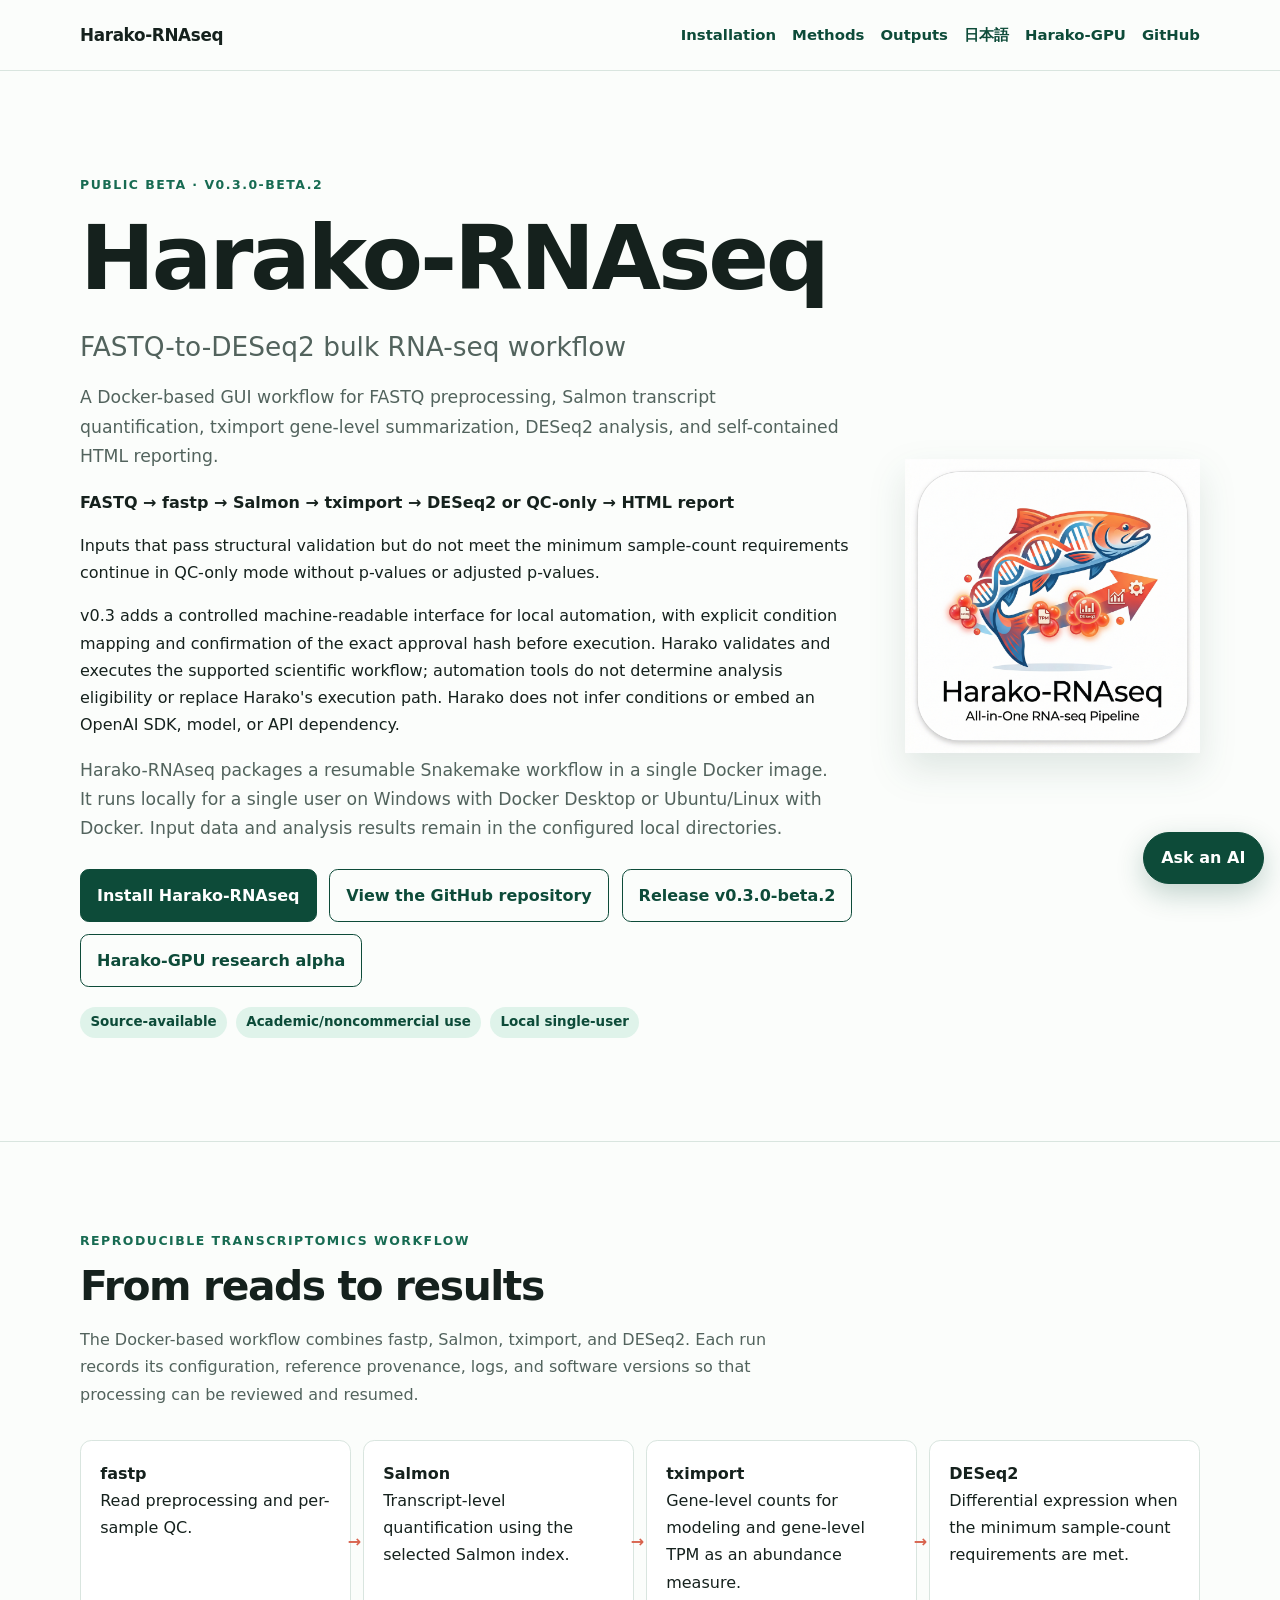
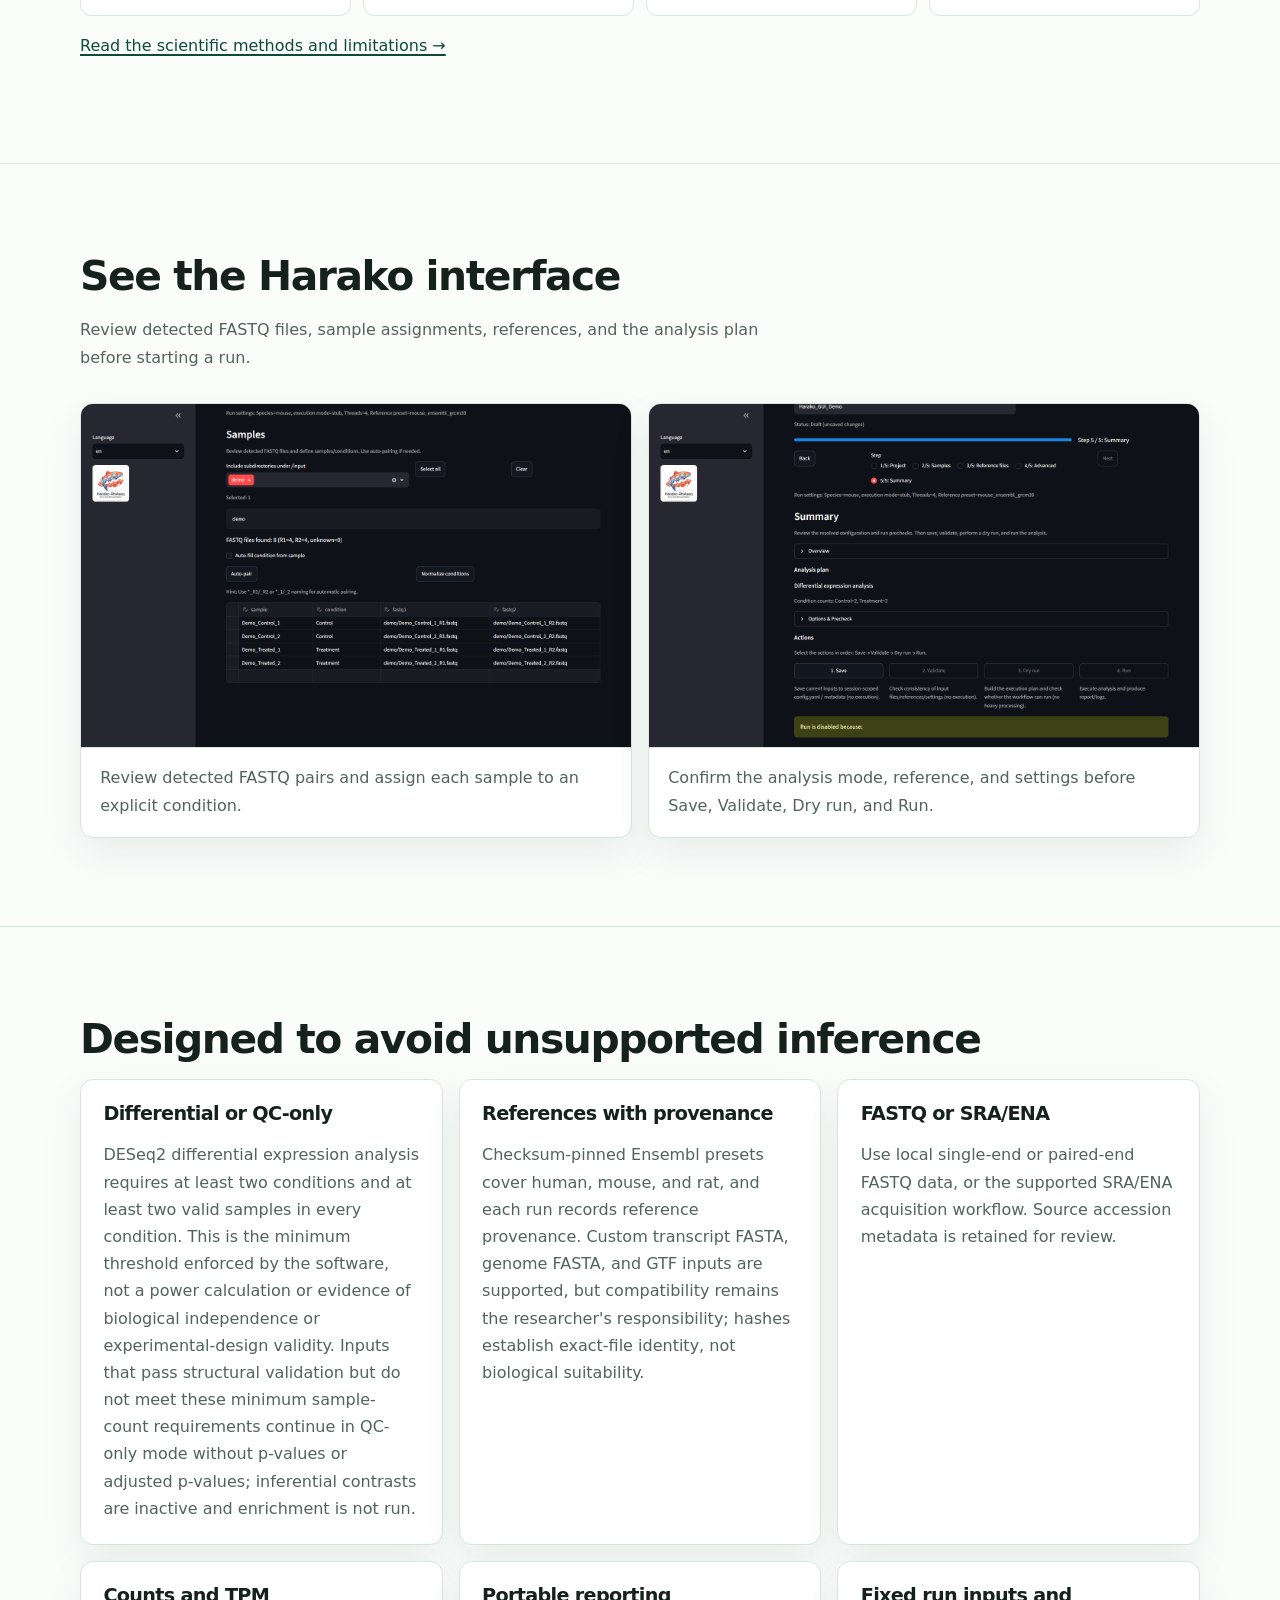
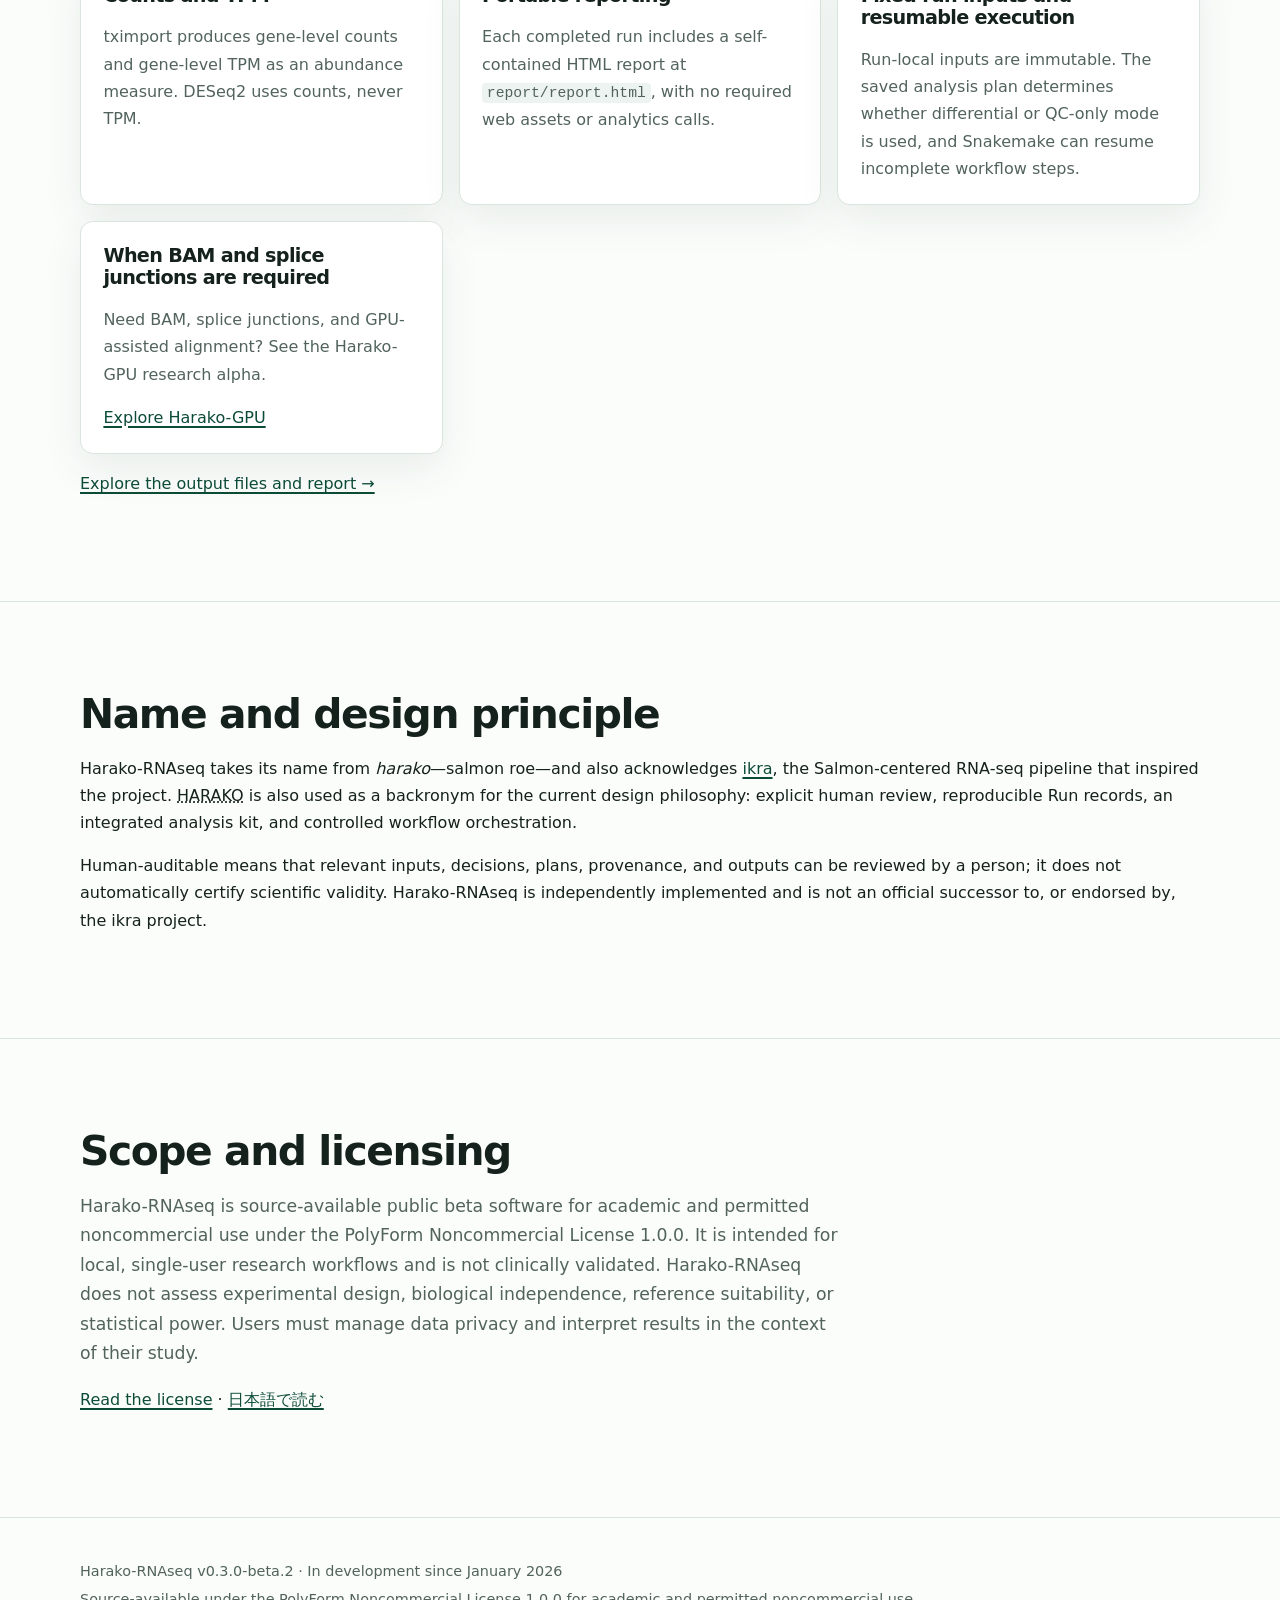
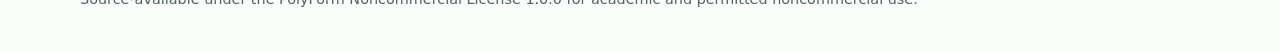
<file: site/index.html>
<!doctype html>
<html lang="en">
<head>
  <meta charset="utf-8">
  <meta name="viewport" content="width=device-width, initial-scale=1">
  <title>Harako-RNAseq | FASTQ-to-DESeq2 Bulk RNA-seq Workflow</title>
  <meta name="description" content="Harako-RNAseq is a Docker-based bulk RNA-seq GUI workflow from FASTQ preprocessing through Salmon, tximport, DESeq2 or QC-only analysis, and self-contained HTML reporting.">
  <link rel="canonical" href="https://do-shima.github.io/harako-rnaseq/">
  <link rel="alternate" hreflang="en" href="https://do-shima.github.io/harako-rnaseq/">
  <link rel="alternate" hreflang="ja" href="https://do-shima.github.io/harako-rnaseq/ja/">
  <link rel="alternate" hreflang="x-default" href="https://do-shima.github.io/harako-rnaseq/">
  <meta property="og:title" content="Harako-RNAseq | FASTQ-to-DESeq2 Bulk RNA-seq Workflow">
  <meta property="og:description" content="Harako-RNAseq is a Docker-based bulk RNA-seq GUI workflow from FASTQ preprocessing through Salmon, tximport, DESeq2 or QC-only analysis, and self-contained HTML reporting.">
  <meta property="og:type" content="website">
  <meta property="og:url" content="https://do-shima.github.io/harako-rnaseq/">
  <meta property="og:image" content="https://do-shima.github.io/harako-rnaseq/assets/harako-logo.png">
  <link rel="stylesheet" href="assets/site.css">
  <script src="assets/ai-consult.js" defer></script>
  <script type="application/ld+json">
  {
    "@context": "https://schema.org",
    "@type": "SoftwareApplication",
    "name": "Harako-RNAseq",
    "alternateName": "Harako RNAseq",
    "softwareVersion": "0.3.0-beta.2",
    "operatingSystem": "Windows and Linux through Docker",
    "applicationSubCategory": "Bioinformatics",
    "description": "Harako-RNAseq is a Docker-based bulk RNA-seq GUI workflow from FASTQ preprocessing through Salmon, tximport, DESeq2 or QC-only analysis, and self-contained HTML reporting.",
    "codeRepository": "https://github.com/do-shima/harako-rnaseq",
    "downloadUrl": "https://github.com/do-shima/harako-rnaseq/releases/tag/v0.3.0-beta.2",
    "license": "https://polyformproject.org/licenses/noncommercial/1.0.0/",
    "author": {"@type": "Person", "name": "Daisuke Ohshima"},
    "isAccessibleForFree": true,
    "offers": {"@type": "Offer", "price": 0, "priceCurrency": "USD"}
  }
  </script>
</head>
<body>
  <a class="skip-link" href="#main">Skip to content</a>
  <header class="site-header">
    <nav class="nav" aria-label="Primary navigation">
      <a class="brand" href="./">Harako-RNAseq</a>
      <div class="nav-links">
        <a href="installation/">Installation</a>
        <a href="methods/">Methods</a>
        <a href="outputs/">Outputs</a>
        <a href="ja/" lang="ja">日本語</a>
        <a href="https://do-shima.github.io/Harako-GPU/">Harako-GPU</a>
        <a href="https://github.com/do-shima/harako-rnaseq">GitHub</a>
      </div>
    </nav>
  </header>

  <main id="main">
    <section class="container hero">
      <div>
        <p class="eyebrow">Public beta · v0.3.0-beta.2</p>
        <h1>Harako-RNAseq</h1>
        <p class="subtitle">FASTQ-to-DESeq2 bulk RNA-seq workflow</p>
        <p class="lede">A Docker-based GUI workflow for FASTQ preprocessing, Salmon transcript quantification, tximport gene-level summarization, DESeq2 analysis, and self-contained HTML reporting.</p>
        <p><strong>FASTQ → fastp → Salmon → tximport → DESeq2 or QC-only → HTML report</strong></p>
        <p>Inputs that pass structural validation but do not meet the minimum sample-count requirements continue in QC-only mode without p-values or adjusted p-values.</p>
        <p>v0.3 adds a controlled machine-readable interface for local automation, with explicit condition mapping and confirmation of the exact approval hash before execution. Harako validates and executes the supported scientific workflow; automation tools do not determine analysis eligibility or replace Harako's execution path. Harako does not infer conditions or embed an OpenAI SDK, model, or API dependency.</p>
        <p class="lede">Harako-RNAseq packages a resumable Snakemake workflow in a single Docker image. It runs locally for a single user on Windows with Docker Desktop or Ubuntu/Linux with Docker. Input data and analysis results remain in the configured local directories.</p>
        <div class="actions">
          <a class="button primary" href="installation/">Install Harako-RNAseq</a>
          <a class="button" href="https://github.com/do-shima/harako-rnaseq">View the GitHub repository</a>
          <a class="button" href="https://github.com/do-shima/harako-rnaseq/releases/tag/v0.3.0-beta.2">Release v0.3.0-beta.2</a>
          <a class="button" href="https://do-shima.github.io/Harako-GPU/">Harako-GPU research alpha</a>
        </div>
        <div class="status" aria-label="Project status">
          <span class="pill">Source-available</span>
          <span class="pill">Academic/noncommercial use</span>
          <span class="pill">Local single-user</span>
        </div>
      </div>
      <img class="hero-logo" src="assets/harako-logo.png" width="640" height="640" alt="Harako-RNAseq salmon and RNA logo">
    </section>

    <section class="section">
      <div class="container">
        <p class="eyebrow">Reproducible transcriptomics workflow</p>
        <h2>From reads to results</h2>
        <p class="section-intro">The Docker-based workflow combines fastp, Salmon, tximport, and DESeq2. Each run records its configuration, reference provenance, logs, and software versions so that processing can be reviewed and resumed.</p>
        <ol class="flow" aria-label="Analysis flow">
          <li><strong>fastp</strong><br>Read preprocessing and per-sample QC.</li>
          <li><strong>Salmon</strong><br>Transcript-level quantification using the selected Salmon index.</li>
          <li><strong>tximport</strong><br>Gene-level counts for modeling and gene-level TPM as an abundance measure.</li>
          <li><strong>DESeq2</strong><br>Differential expression when the minimum sample-count requirements are met.</li>
        </ol>
        <p><a href="methods/">Read the scientific methods and limitations →</a></p>
      </div>
    </section>

    <section class="section">
      <div class="container">
        <h2>See the Harako interface</h2>
        <p class="section-intro">Review detected FASTQ files, sample assignments, references, and the analysis plan before starting a run.</p>
        <div class="screenshot-gallery">
          <figure class="screenshot-card">
            <a href="assets/screenshots/gui-samples-en.webp" aria-label="Open full-size Samples screenshot">
              <img src="assets/screenshots/gui-samples-en.webp" width="1440" height="900" loading="lazy" decoding="async" alt="Harako Samples step showing four paired synthetic samples assigned to explicit Control and Treatment conditions">
            </a>
            <figcaption>Review detected FASTQ pairs and assign each sample to an explicit condition.</figcaption>
          </figure>
          <figure class="screenshot-card">
            <a href="assets/screenshots/gui-summary-en.webp" aria-label="Open full-size Summary screenshot">
              <img src="assets/screenshots/gui-summary-en.webp" width="1440" height="900" loading="lazy" decoding="async" alt="Harako Summary step showing the differential analysis plan, condition counts, mouse GRCm39 preset, and ordered run actions">
            </a>
            <figcaption>Confirm the analysis mode, reference, and settings before Save, Validate, Dry run, and Run.</figcaption>
          </figure>
        </div>
      </div>
    </section>

    <section class="section">
      <div class="container">
        <h2>Designed to avoid unsupported inference</h2>
        <div class="grid">
          <article class="card">
            <h3>Differential or QC-only</h3>
            <p>DESeq2 differential expression analysis requires at least two conditions and at least two valid samples in every condition. This is the minimum threshold enforced by the software, not a power calculation or evidence of biological independence or experimental-design validity. Inputs that pass structural validation but do not meet these minimum sample-count requirements continue in QC-only mode without p-values or adjusted p-values; inferential contrasts are inactive and enrichment is not run.</p>
          </article>
          <article class="card">
            <h3>References with provenance</h3>
            <p>Checksum-pinned Ensembl presets cover human, mouse, and rat, and each run records reference provenance. Custom transcript FASTA, genome FASTA, and GTF inputs are supported, but compatibility remains the researcher's responsibility; hashes establish exact-file identity, not biological suitability.</p>
          </article>
          <article class="card">
            <h3>FASTQ or SRA/ENA</h3>
            <p>Use local single-end or paired-end FASTQ data, or the supported SRA/ENA acquisition workflow. Source accession metadata is retained for review.</p>
          </article>
          <article class="card">
            <h3>Counts and TPM</h3>
            <p>tximport produces gene-level counts and gene-level TPM as an abundance measure. DESeq2 uses counts, never TPM.</p>
          </article>
          <article class="card">
            <h3>Portable reporting</h3>
            <p>Each completed run includes a self-contained HTML report at <code>report/report.html</code>, with no required web assets or analytics calls.</p>
          </article>
          <article class="card">
            <h3>Fixed run inputs and resumable execution</h3>
            <p>Run-local inputs are immutable. The saved analysis plan determines whether differential or QC-only mode is used, and Snakemake can resume incomplete workflow steps.</p>
          </article>
          <article class="card">
            <h3>When BAM and splice junctions are required</h3>
            <p>Need BAM, splice junctions, and GPU-assisted alignment? See the Harako-GPU research alpha.</p>
            <p><a href="https://do-shima.github.io/Harako-GPU/">Explore Harako-GPU</a></p>
          </article>
        </div>
        <p><a href="outputs/">Explore the output files and report →</a></p>
      </div>
    </section>

    <section class="section">
      <div class="container">
        <h2>Name and design principle</h2>
        <p>Harako-RNAseq takes its name from <em>harako</em>—salmon roe—and also acknowledges <a href="https://github.com/yyoshiaki/ikra">ikra</a>, the Salmon-centered RNA-seq pipeline that inspired the project. <abbr title="Human-Auditable, Reproducible Analysis Kit and Orchestrator">HARAKO</abbr> is also used as a backronym for the current design philosophy: explicit human review, reproducible Run records, an integrated analysis kit, and controlled workflow orchestration.</p>
        <p>Human-auditable means that relevant inputs, decisions, plans, provenance, and outputs can be reviewed by a person; it does not automatically certify scientific validity. Harako-RNAseq is independently implemented and is not an official successor to, or endorsed by, the ikra project.</p>
      </div>
    </section>

    <section class="section">
      <div class="container">
        <h2>Scope and licensing</h2>
        <p class="lede">Harako-RNAseq is source-available public beta software for academic and permitted noncommercial use under the PolyForm Noncommercial License 1.0.0. It is intended for local, single-user research workflows and is not clinically validated. Harako-RNAseq does not assess experimental design, biological independence, reference suitability, or statistical power. Users must manage data privacy and interpret results in the context of their study.</p>
        <p><a href="https://github.com/do-shima/harako-rnaseq/blob/main/LICENSE">Read the license</a> · <a href="ja/" lang="ja">日本語で読む</a></p>
      </div>
    </section>
  </main>

  <footer class="site-footer">
    <div class="container">
      <p>Harako-RNAseq v0.3.0-beta.2 · In development since January 2026</p>
      <p>Source-available under the PolyForm Noncommercial License 1.0.0 for academic and permitted noncommercial use.</p>
    </div>
  </footer>
</body>
</html>
</file>
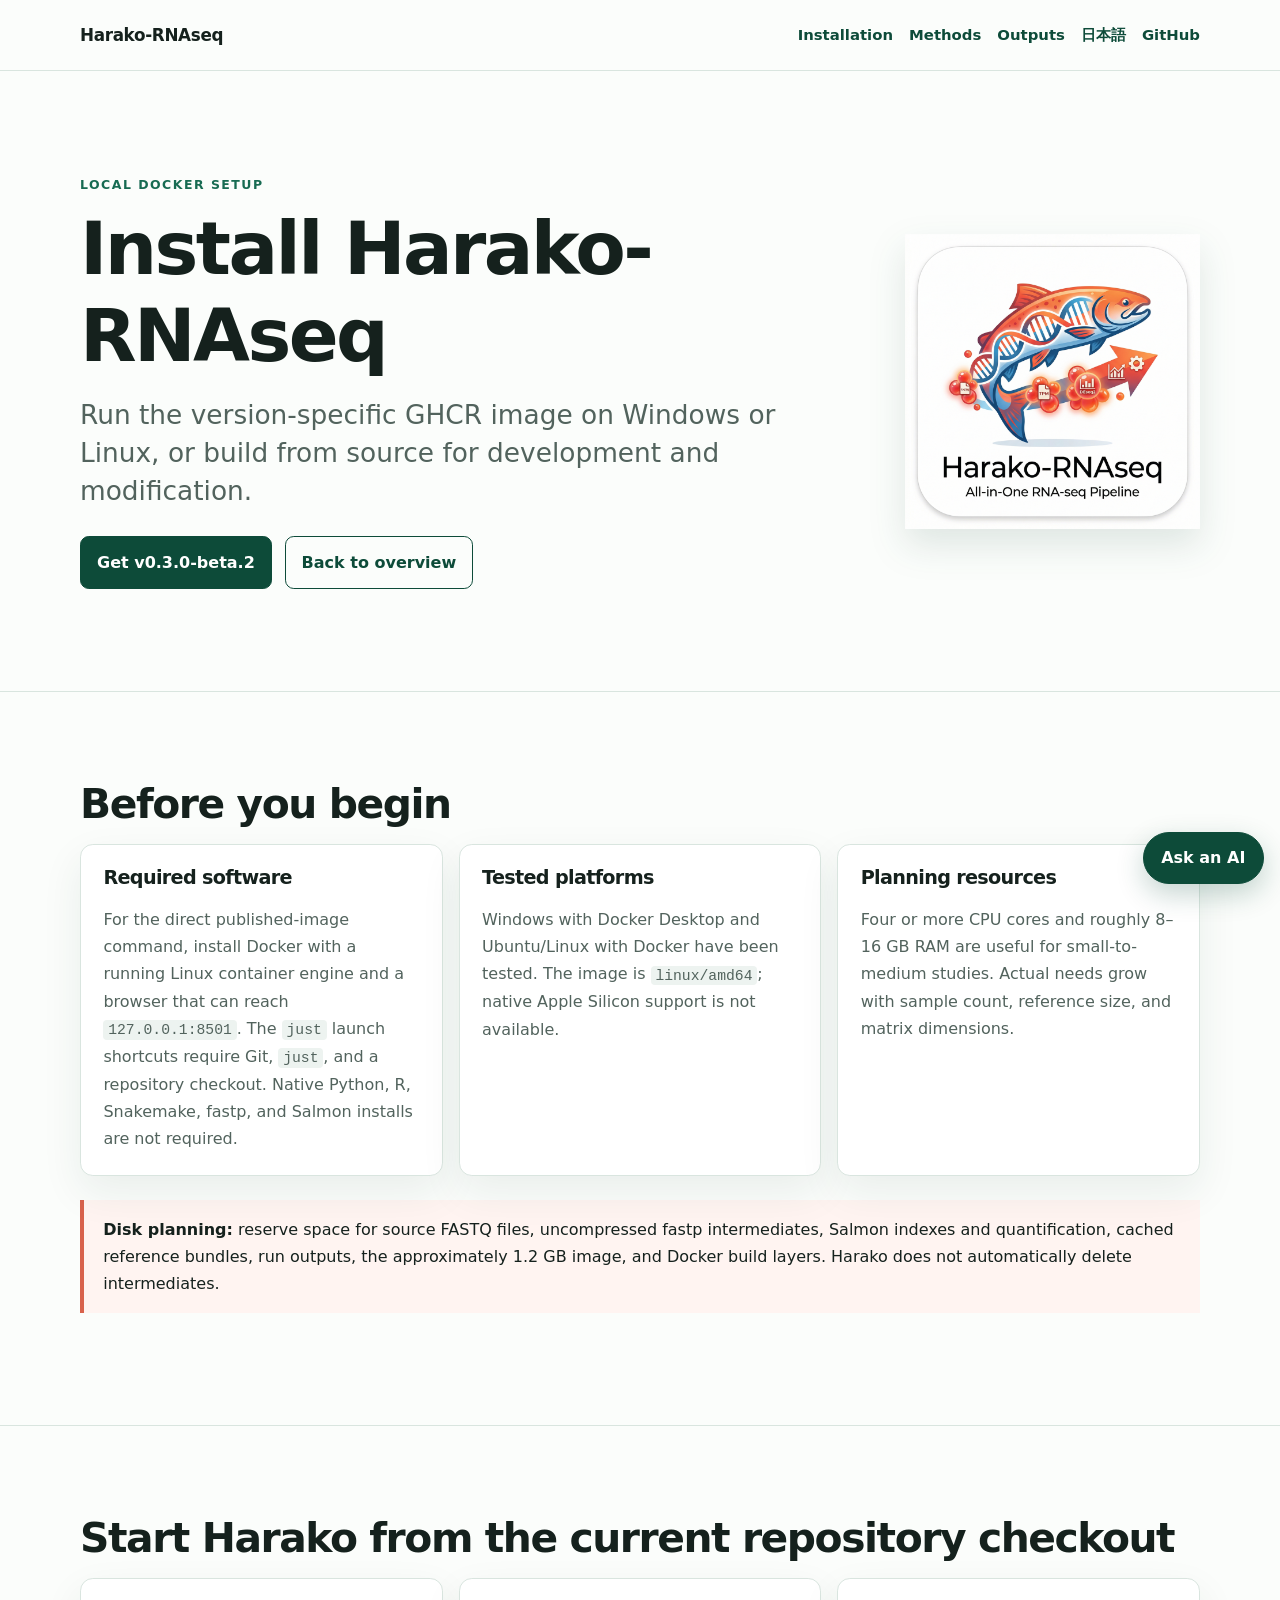
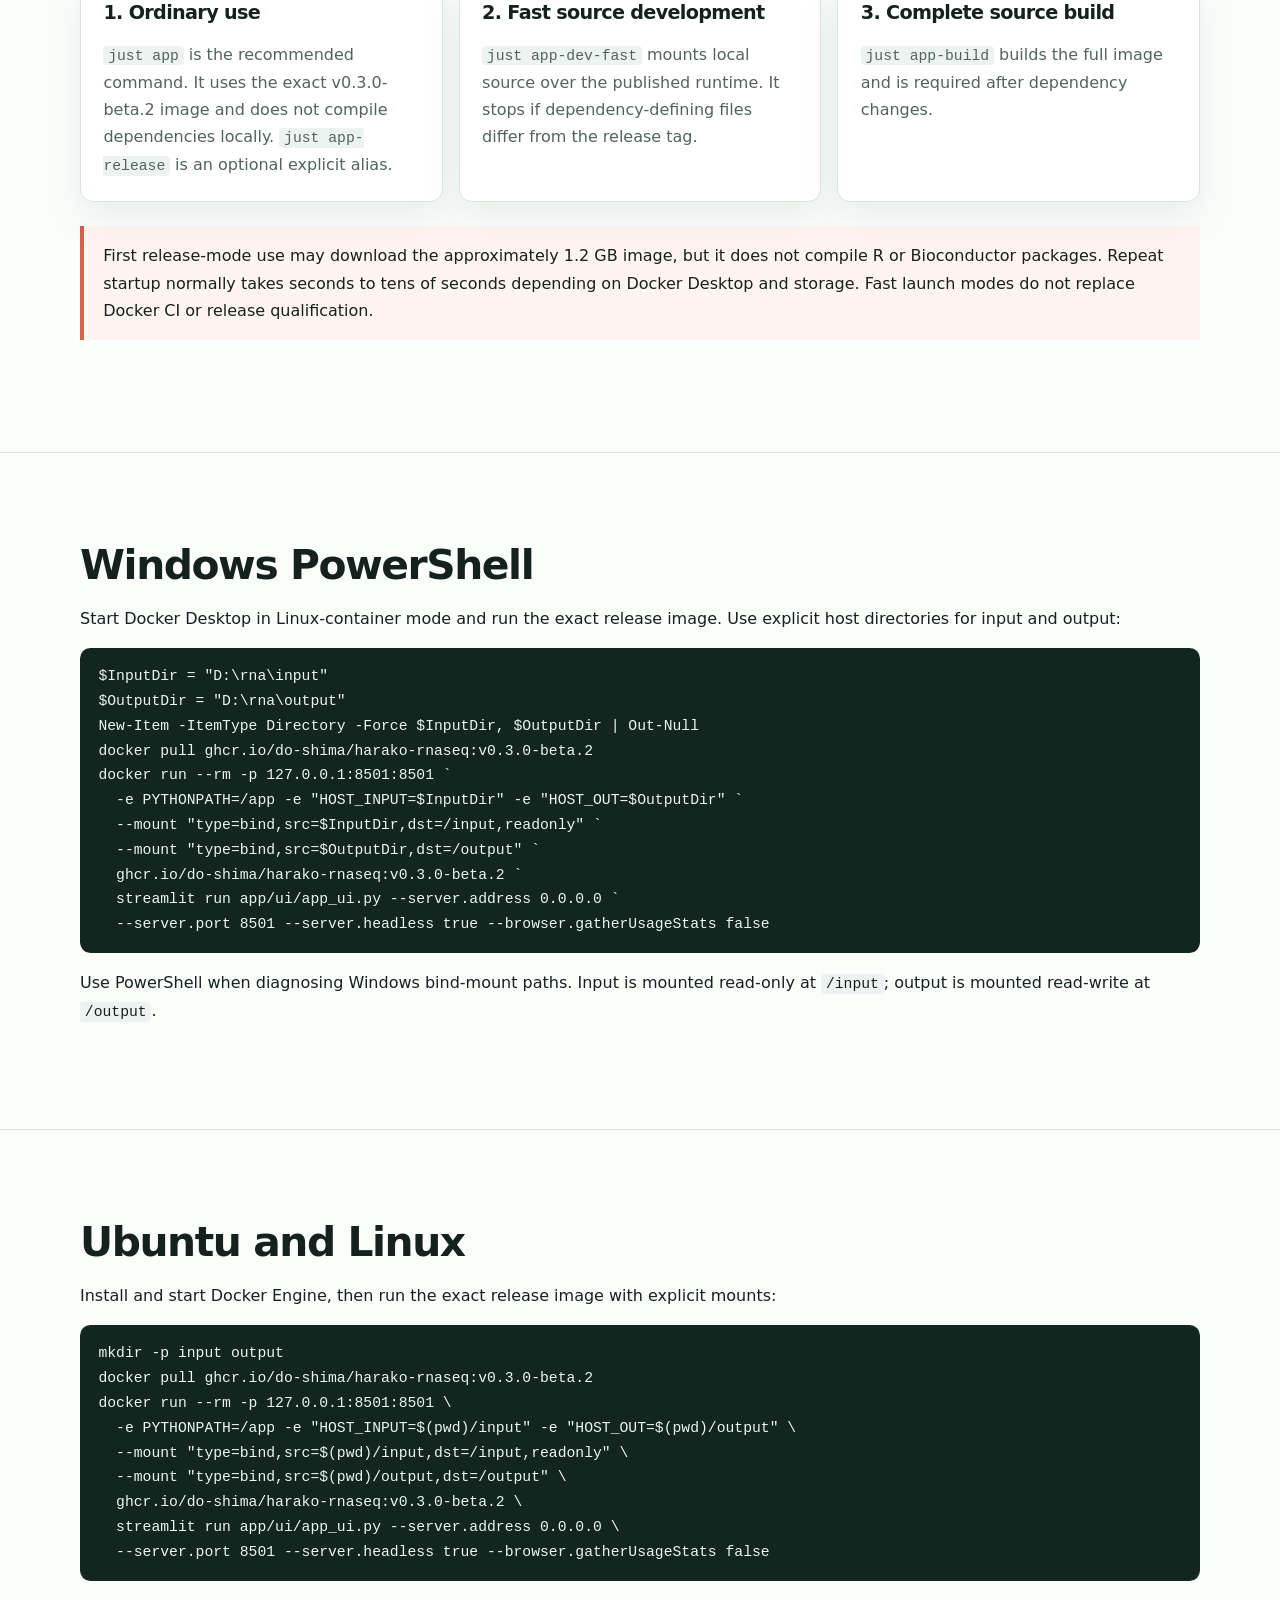
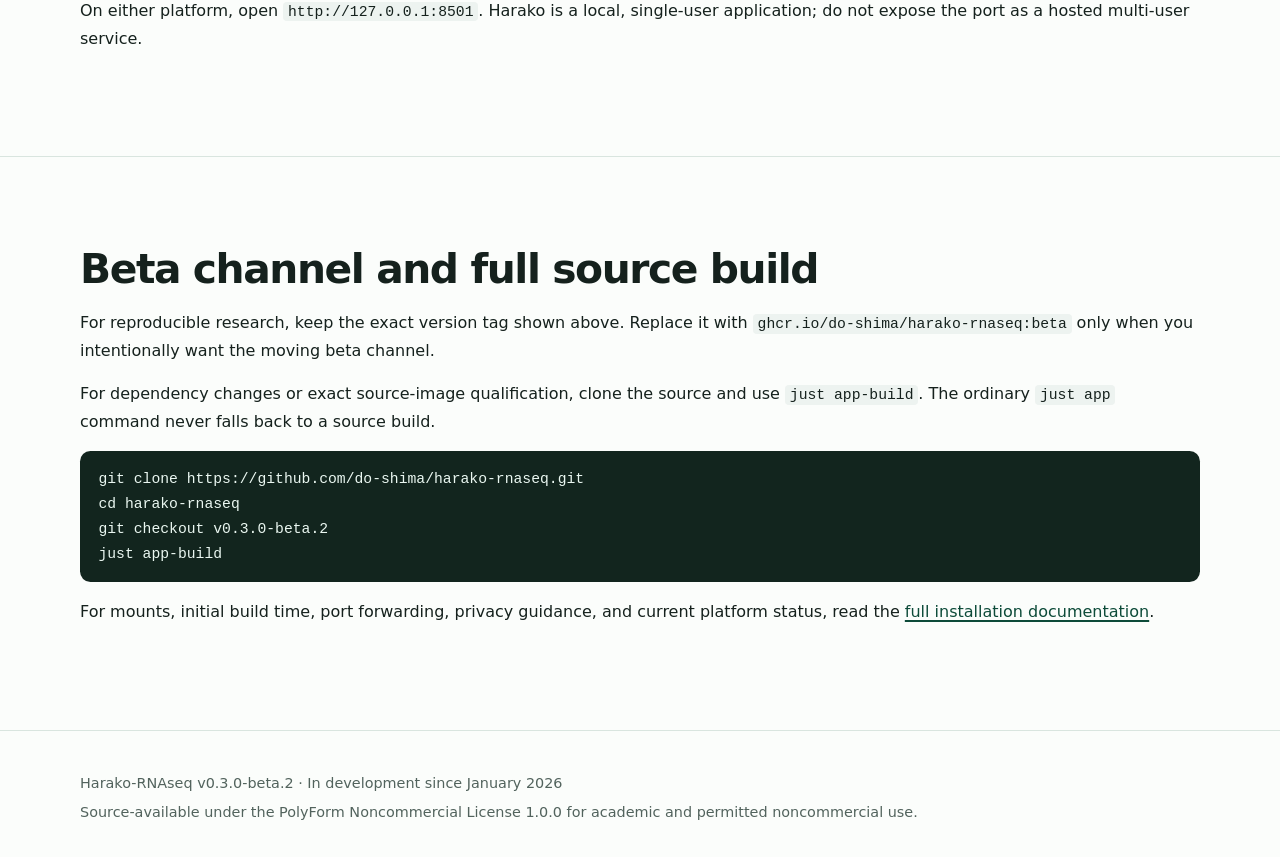
<file: site/installation/index.html>
<!doctype html>
<html lang="en">
<head>
  <meta charset="utf-8">
  <meta name="viewport" content="width=device-width, initial-scale=1">
  <title>Install Harako-RNAseq | Windows and Linux Docker Setup</title>
  <meta name="description" content="Install Harako-RNAseq from source or an available version-specific GHCR image on Windows Docker Desktop or Ubuntu/Linux, with practical CPU, memory, and disk guidance.">
  <link rel="canonical" href="https://do-shima.github.io/harako-rnaseq/installation/">
  <link rel="alternate" hreflang="en" href="https://do-shima.github.io/harako-rnaseq/installation/">
  <link rel="alternate" hreflang="ja" href="https://do-shima.github.io/harako-rnaseq/ja/installation/">
  <link rel="alternate" hreflang="x-default" href="https://do-shima.github.io/harako-rnaseq/installation/">
  <meta property="og:title" content="Install Harako-RNAseq | Windows and Linux Docker Setup">
  <meta property="og:description" content="Source-build and version-specific Docker instructions for the Harako-RNAseq public beta.">
  <meta property="og:type" content="website">
  <meta property="og:url" content="https://do-shima.github.io/harako-rnaseq/installation/">
  <meta property="og:image" content="https://do-shima.github.io/harako-rnaseq/assets/harako-logo.png">
  <link rel="stylesheet" href="../assets/site.css">
  <script src="../assets/ai-consult.js" defer></script>
  <script type="application/ld+json">
  {
    "@context": "https://schema.org",
    "@type": "SoftwareApplication",
    "name": "Harako-RNAseq",
    "alternateName": "Harako RNAseq",
    "softwareVersion": "0.3.0-beta.2",
    "operatingSystem": "Windows and Linux through Docker",
    "applicationSubCategory": "Bioinformatics",
    "description": "A source-available Docker-based graphical workflow for reproducible local bulk RNA-seq analysis using fastp, Salmon, tximport, and DESeq2.",
    "codeRepository": "https://github.com/do-shima/harako-rnaseq",
    "downloadUrl": "https://github.com/do-shima/harako-rnaseq/releases/tag/v0.3.0-beta.2",
    "license": "https://polyformproject.org/licenses/noncommercial/1.0.0/",
    "author": {"@type": "Person", "name": "Daisuke Ohshima"},
    "isAccessibleForFree": true,
    "offers": {"@type": "Offer", "price": 0, "priceCurrency": "USD"}
  }
  </script>
</head>
<body>
  <a class="skip-link" href="#main">Skip to content</a>
  <header class="site-header">
    <nav class="nav" aria-label="Primary navigation">
      <a class="brand" href="../">Harako-RNAseq</a>
      <div class="nav-links">
        <a aria-current="page" href="./">Installation</a>
        <a href="../methods/">Methods</a>
        <a href="../outputs/">Outputs</a>
        <a href="../ja/installation/" lang="ja">日本語</a>
        <a href="https://github.com/do-shima/harako-rnaseq">GitHub</a>
      </div>
    </nav>
  </header>

  <main id="main">
    <section class="container hero page-hero">
      <div>
        <p class="eyebrow">Local Docker setup</p>
        <h1>Install Harako-RNAseq</h1>
        <p class="subtitle">Run the version-specific GHCR image on Windows or Linux, or build from source for development and modification.</p>
        <div class="actions">
          <a class="button primary" href="https://github.com/do-shima/harako-rnaseq/releases/tag/v0.3.0-beta.2">Get v0.3.0-beta.2</a>
          <a class="button" href="../">Back to overview</a>
        </div>
      </div>
      <img class="hero-logo" src="../assets/harako-logo.png" width="640" height="640" alt="Harako-RNAseq logo">
    </section>

    <section class="section">
      <div class="container">
        <h2>Before you begin</h2>
        <div class="grid">
          <article class="card"><h3>Required software</h3><p>For the direct published-image command, install Docker with a running Linux container engine and a browser that can reach <code>127.0.0.1:8501</code>. The <code>just</code> launch shortcuts require Git, <code>just</code>, and a repository checkout. Native Python, R, Snakemake, fastp, and Salmon installs are not required.</p></article>
          <article class="card"><h3>Tested platforms</h3><p>Windows with Docker Desktop and Ubuntu/Linux with Docker have been tested. The image is <code>linux/amd64</code>; native Apple Silicon support is not available.</p></article>
          <article class="card"><h3>Planning resources</h3><p>Four or more CPU cores and roughly 8–16 GB RAM are useful for small-to-medium studies. Actual needs grow with sample count, reference size, and matrix dimensions.</p></article>
        </div>
        <div class="notice"><strong>Disk planning:</strong> reserve space for source FASTQ files, uncompressed fastp intermediates, Salmon indexes and quantification, cached reference bundles, run outputs, the approximately 1.2 GB image, and Docker build layers. Harako does not automatically delete intermediates.</div>
      </div>
    </section>

    <section class="section">
      <div class="container">
        <h2>Start Harako from the current repository checkout</h2>
        <div class="grid">
          <article class="card"><h3>1. Ordinary use</h3><p><code>just app</code> is the recommended command. It uses the exact v0.3.0-beta.2 image and does not compile dependencies locally. <code>just app-release</code> is an optional explicit alias.</p></article>
          <article class="card"><h3>2. Fast source development</h3><p><code>just app-dev-fast</code> mounts local source over the published runtime. It stops if dependency-defining files differ from the release tag.</p></article>
          <article class="card"><h3>3. Complete source build</h3><p><code>just app-build</code> builds the full image and is required after dependency changes.</p></article>
        </div>
        <div class="notice">First release-mode use may download the approximately 1.2 GB image, but it does not compile R or Bioconductor packages. Repeat startup normally takes seconds to tens of seconds depending on Docker Desktop and storage. Fast launch modes do not replace Docker CI or release qualification.</div>
      </div>
    </section>

    <section class="section">
      <div class="container">
        <h2>Windows PowerShell</h2>
        <p>Start Docker Desktop in Linux-container mode and run the exact release image. Use explicit host directories for input and output:</p>
        <pre><code>$InputDir = "D:\rna\input"
$OutputDir = "D:\rna\output"
New-Item -ItemType Directory -Force $InputDir, $OutputDir | Out-Null
docker pull ghcr.io/do-shima/harako-rnaseq:v0.3.0-beta.2
docker run --rm -p 127.0.0.1:8501:8501 `
  -e PYTHONPATH=/app -e "HOST_INPUT=$InputDir" -e "HOST_OUT=$OutputDir" `
  --mount "type=bind,src=$InputDir,dst=/input,readonly" `
  --mount "type=bind,src=$OutputDir,dst=/output" `
  ghcr.io/do-shima/harako-rnaseq:v0.3.0-beta.2 `
  streamlit run app/ui/app_ui.py --server.address 0.0.0.0 `
  --server.port 8501 --server.headless true --browser.gatherUsageStats false</code></pre>
        <p>Use PowerShell when diagnosing Windows bind-mount paths. Input is mounted read-only at <code>/input</code>; output is mounted read-write at <code>/output</code>.</p>
      </div>
    </section>

    <section class="section">
      <div class="container">
        <h2>Ubuntu and Linux</h2>
        <p>Install and start Docker Engine, then run the exact release image with explicit mounts:</p>
        <pre><code>mkdir -p input output
docker pull ghcr.io/do-shima/harako-rnaseq:v0.3.0-beta.2
docker run --rm -p 127.0.0.1:8501:8501 \
  -e PYTHONPATH=/app -e "HOST_INPUT=$(pwd)/input" -e "HOST_OUT=$(pwd)/output" \
  --mount "type=bind,src=$(pwd)/input,dst=/input,readonly" \
  --mount "type=bind,src=$(pwd)/output,dst=/output" \
  ghcr.io/do-shima/harako-rnaseq:v0.3.0-beta.2 \
  streamlit run app/ui/app_ui.py --server.address 0.0.0.0 \
  --server.port 8501 --server.headless true --browser.gatherUsageStats false</code></pre>
        <p>On either platform, open <code>http://127.0.0.1:8501</code>. Harako is a local, single-user application; do not expose the port as a hosted multi-user service.</p>
      </div>
    </section>

    <section class="section">
      <div class="container">
        <h2>Beta channel and full source build</h2>
        <p>For reproducible research, keep the exact version tag shown above. Replace it with <code>ghcr.io/do-shima/harako-rnaseq:beta</code> only when you intentionally want the moving beta channel.</p>
        <p>For dependency changes or exact source-image qualification, clone the source and use <code>just app-build</code>. The ordinary <code>just app</code> command never falls back to a source build.</p>
        <pre><code>git clone https://github.com/do-shima/harako-rnaseq.git
cd harako-rnaseq
git checkout v0.3.0-beta.2
just app-build</code></pre>
        <p>For mounts, initial build time, port forwarding, privacy guidance, and current platform status, read the <a href="https://github.com/do-shima/harako-rnaseq/blob/main/docs/installation.md">full installation documentation</a>.</p>
      </div>
    </section>
  </main>

  <footer class="site-footer">
    <div class="container">
      <p>Harako-RNAseq v0.3.0-beta.2 · In development since January 2026</p>
      <p>Source-available under the PolyForm Noncommercial License 1.0.0 for academic and permitted noncommercial use.</p>
    </div>
  </footer>
</body>
</html>
</file>
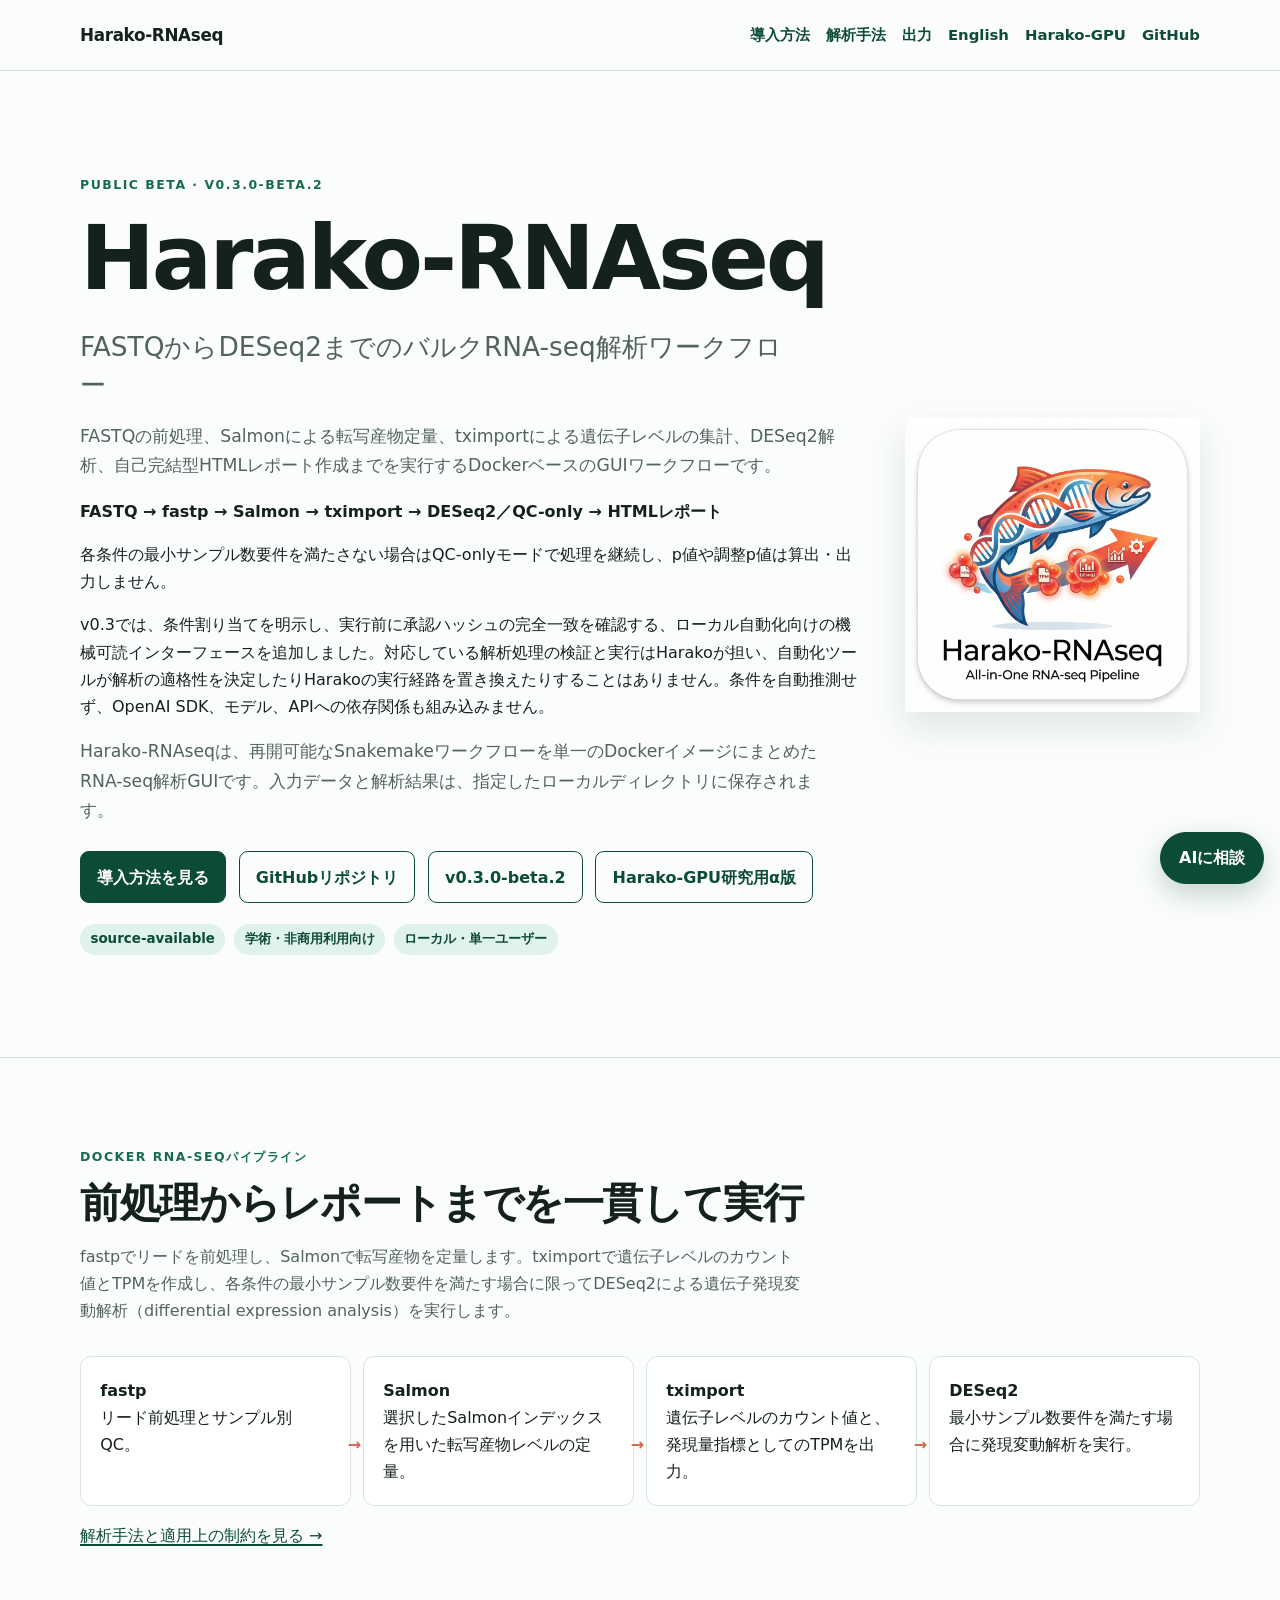
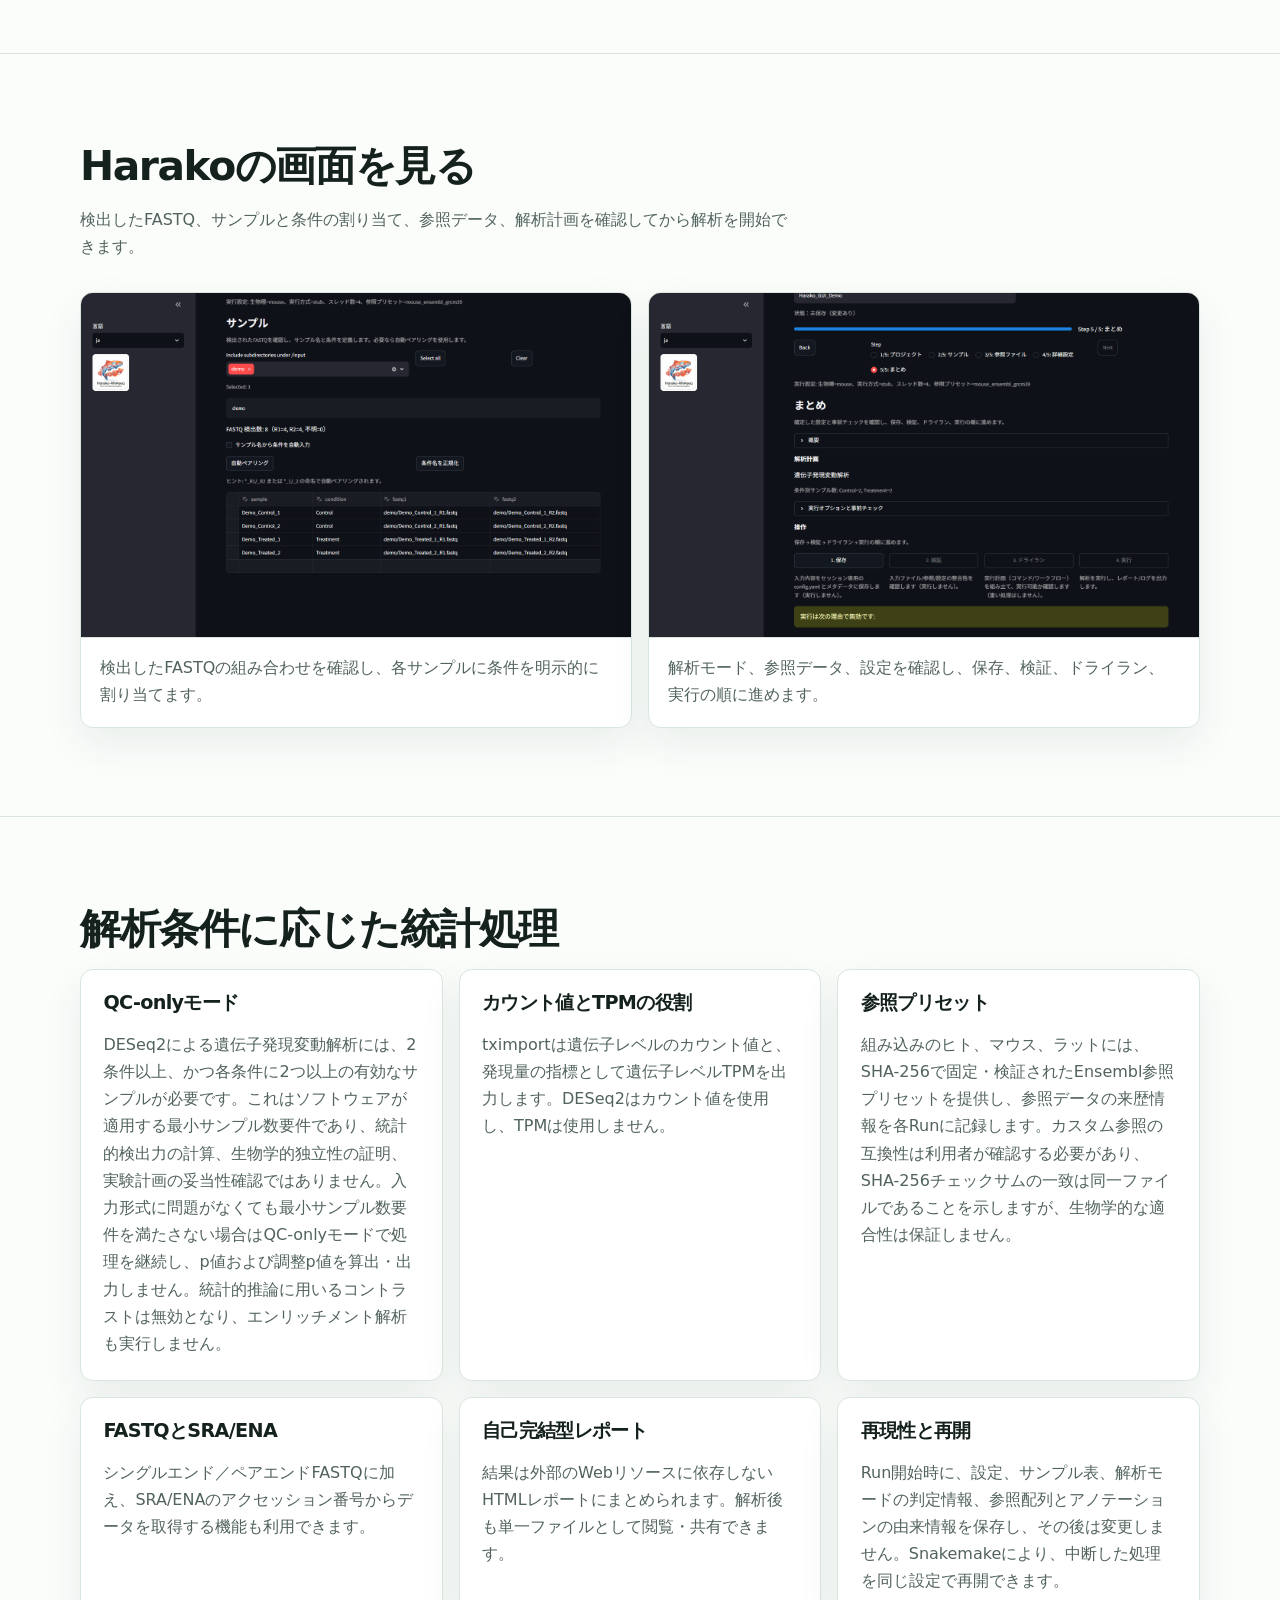
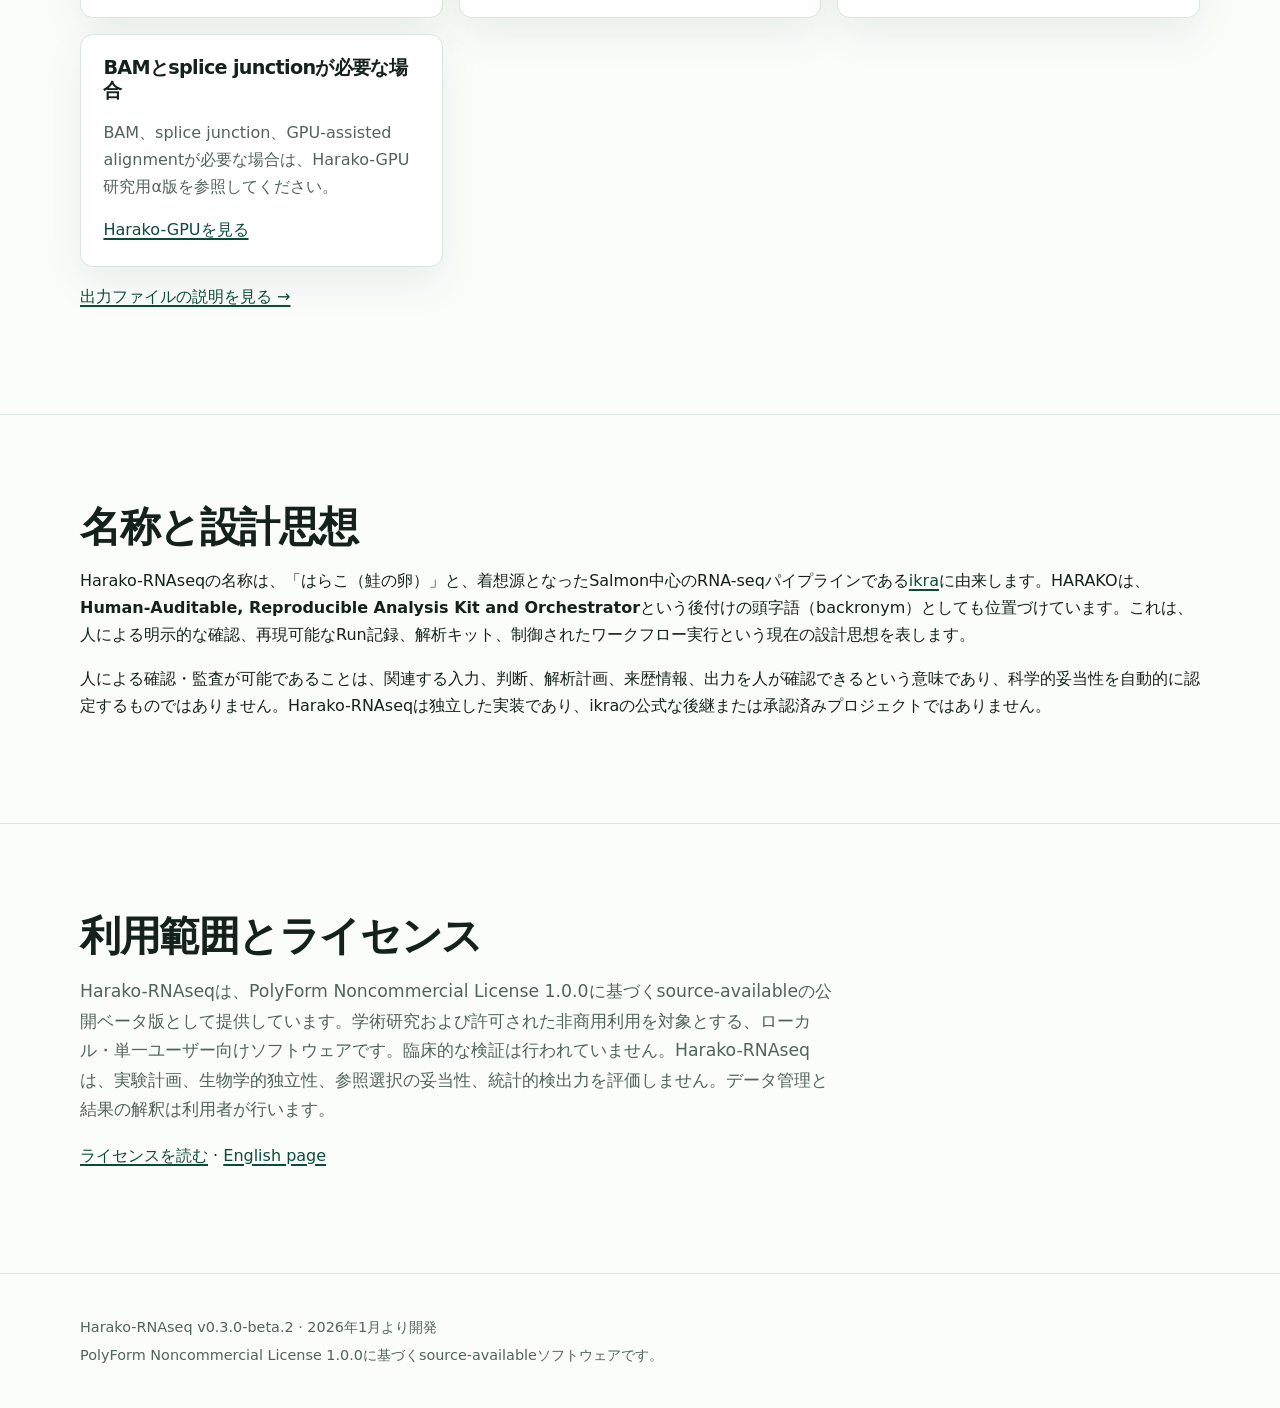
<file: site/ja/index.html>
<!doctype html>
<html lang="ja">
<head>
  <meta charset="utf-8">
  <meta name="viewport" content="width=device-width, initial-scale=1">
  <title>Harako-RNAseq | FASTQからDESeq2までのバルクRNA-seq解析ワークフロー</title>
  <meta name="description" content="Harako-RNAseqは、FASTQの前処理からSalmon、tximport、DESeq2またはQC-only解析、HTMLレポート作成までを実行するDockerベースのバルクRNA-seq解析GUIです。">
  <link rel="canonical" href="https://do-shima.github.io/harako-rnaseq/ja/">
  <link rel="alternate" hreflang="en" href="https://do-shima.github.io/harako-rnaseq/">
  <link rel="alternate" hreflang="ja" href="https://do-shima.github.io/harako-rnaseq/ja/">
  <link rel="alternate" hreflang="x-default" href="https://do-shima.github.io/harako-rnaseq/">
  <meta property="og:title" content="Harako-RNAseq | FASTQからDESeq2までのバルクRNA-seq解析ワークフロー">
  <meta property="og:description" content="Harako-RNAseqは、FASTQの前処理からSalmon、tximport、DESeq2またはQC-only解析、HTMLレポート作成までを実行するDockerベースのバルクRNA-seq解析GUIです。">
  <meta property="og:type" content="website">
  <meta property="og:url" content="https://do-shima.github.io/harako-rnaseq/ja/">
  <meta property="og:image" content="https://do-shima.github.io/harako-rnaseq/assets/harako-logo.png">
  <link rel="stylesheet" href="../assets/site.css">
  <script src="../assets/ai-consult.js" defer></script>
  <script type="application/ld+json">
  {
    "@context": "https://schema.org",
    "@type": "SoftwareApplication",
    "name": "Harako-RNAseq",
    "alternateName": "Harako RNAseq",
    "softwareVersion": "0.3.0-beta.2",
    "operatingSystem": "Windows and Linux through Docker",
    "applicationSubCategory": "Bioinformatics",
    "description": "Harako-RNAseqは、FASTQの前処理からSalmon、tximport、DESeq2またはQC-only解析、HTMLレポート作成までを実行するDockerベースのバルクRNA-seq解析GUIです。",
    "codeRepository": "https://github.com/do-shima/harako-rnaseq",
    "downloadUrl": "https://github.com/do-shima/harako-rnaseq/releases/tag/v0.3.0-beta.2",
    "license": "https://polyformproject.org/licenses/noncommercial/1.0.0/",
    "author": {"@type": "Person", "name": "Daisuke Ohshima"},
    "isAccessibleForFree": true,
    "offers": {"@type": "Offer", "price": 0, "priceCurrency": "USD"}
  }
  </script>
</head>
<body>
  <a class="skip-link" href="#main">本文へ移動</a>
  <header class="site-header">
    <nav class="nav" aria-label="メインナビゲーション">
      <a class="brand" aria-current="page" href="./">Harako-RNAseq</a>
      <div class="nav-links">
        <a href="installation/">導入方法</a>
        <a href="methods/">解析手法</a>
        <a href="outputs/">出力</a>
        <a href="../" lang="en">English</a>
        <a href="https://do-shima.github.io/Harako-GPU/ja/">Harako-GPU</a>
        <a href="https://github.com/do-shima/harako-rnaseq">GitHub</a>
      </div>
    </nav>
  </header>

  <main id="main">
    <section class="container hero">
      <div>
        <p class="eyebrow">Public beta · v0.3.0-beta.2</p>
        <h1>Harako-RNAseq</h1>
        <p class="subtitle">FASTQからDESeq2までのバルクRNA-seq解析ワークフロー</p>
        <p class="lede">FASTQの前処理、Salmonによる転写産物定量、tximportによる遺伝子レベルの集計、DESeq2解析、自己完結型HTMLレポート作成までを実行するDockerベースのGUIワークフローです。</p>
        <p><strong>FASTQ → fastp → Salmon → tximport → DESeq2／QC-only → HTMLレポート</strong></p>
        <p>各条件の最小サンプル数要件を満たさない場合はQC-onlyモードで処理を継続し、p値や調整p値は算出・出力しません。</p>
        <p>v0.3では、条件割り当てを明示し、実行前に承認ハッシュの完全一致を確認する、ローカル自動化向けの機械可読インターフェースを追加しました。対応している解析処理の検証と実行はHarakoが担い、自動化ツールが解析の適格性を決定したりHarakoの実行経路を置き換えたりすることはありません。条件を自動推測せず、OpenAI SDK、モデル、APIへの依存関係も組み込みません。</p>
        <p class="lede">Harako-RNAseqは、再開可能なSnakemakeワークフローを単一のDockerイメージにまとめたRNA-seq解析GUIです。入力データと解析結果は、指定したローカルディレクトリに保存されます。</p>
        <div class="actions">
          <a class="button primary" href="installation/">導入方法を見る</a>
          <a class="button" href="https://github.com/do-shima/harako-rnaseq">GitHubリポジトリ</a>
          <a class="button" href="https://github.com/do-shima/harako-rnaseq/releases/tag/v0.3.0-beta.2">v0.3.0-beta.2</a>
          <a class="button" href="https://do-shima.github.io/Harako-GPU/ja/">Harako-GPU研究用α版</a>
        </div>
        <div class="status" aria-label="プロジェクトの状態">
          <span class="pill">source-available</span>
          <span class="pill">学術・非商用利用向け</span>
          <span class="pill">ローカル・単一ユーザー</span>
        </div>
      </div>
      <img class="hero-logo" src="../assets/harako-logo.png" width="640" height="640" alt="サケとRNAを組み合わせたHarako-RNAseqのロゴ">
    </section>

    <section class="section">
      <div class="container">
        <p class="eyebrow">Docker RNA-seqパイプライン</p>
        <h2>前処理からレポートまでを一貫して実行</h2>
        <p class="section-intro">fastpでリードを前処理し、Salmonで転写産物を定量します。tximportで遺伝子レベルのカウント値とTPMを作成し、各条件の最小サンプル数要件を満たす場合に限ってDESeq2による遺伝子発現変動解析（differential expression analysis）を実行します。</p>
        <ol class="flow" aria-label="解析フロー">
          <li><strong>fastp</strong><br>リード前処理とサンプル別QC。</li>
          <li><strong>Salmon</strong><br>選択したSalmonインデックスを用いた転写産物レベルの定量。</li>
          <li><strong>tximport</strong><br>遺伝子レベルのカウント値と、発現量指標としてのTPMを出力。</li>
          <li><strong>DESeq2</strong><br>最小サンプル数要件を満たす場合に発現変動解析を実行。</li>
        </ol>
        <p><a href="methods/">解析手法と適用上の制約を見る →</a></p>
      </div>
    </section>

    <section class="section">
      <div class="container">
        <h2>Harakoの画面を見る</h2>
        <p class="section-intro">検出したFASTQ、サンプルと条件の割り当て、参照データ、解析計画を確認してから解析を開始できます。</p>
        <div class="screenshot-gallery">
          <figure class="screenshot-card">
            <a href="../assets/screenshots/gui-samples-ja.webp" aria-label="サンプル確認画面を原寸で開く">
              <img src="../assets/screenshots/gui-samples-ja.webp" width="1440" height="900" loading="lazy" decoding="async" alt="4つの合成ペアエンドサンプルにControlとTreatmentの条件を明示的に割り当てたHarakoのサンプル確認画面">
            </a>
            <figcaption>検出したFASTQの組み合わせを確認し、各サンプルに条件を明示的に割り当てます。</figcaption>
          </figure>
          <figure class="screenshot-card">
            <a href="../assets/screenshots/gui-summary-ja.webp" aria-label="まとめ画面を原寸で開く">
              <img src="../assets/screenshots/gui-summary-ja.webp" width="1440" height="900" loading="lazy" decoding="async" alt="遺伝子発現変動解析、条件別サンプル数、マウスGRCm39参照プリセット、操作手順を表示したHarakoのまとめ画面">
            </a>
            <figcaption>解析モード、参照データ、設定を確認し、保存、検証、ドライラン、実行の順に進めます。</figcaption>
          </figure>
        </div>
      </div>
    </section>

    <section class="section">
      <div class="container">
        <h2>解析条件に応じた統計処理</h2>
        <div class="grid">
          <article class="card">
            <h3>QC-onlyモード</h3>
            <p>DESeq2による遺伝子発現変動解析には、2条件以上、かつ各条件に2つ以上の有効なサンプルが必要です。これはソフトウェアが適用する最小サンプル数要件であり、統計的検出力の計算、生物学的独立性の証明、実験計画の妥当性確認ではありません。入力形式に問題がなくても最小サンプル数要件を満たさない場合はQC-onlyモードで処理を継続し、p値および調整p値を算出・出力しません。統計的推論に用いるコントラストは無効となり、エンリッチメント解析も実行しません。</p>
          </article>
          <article class="card">
            <h3>カウント値とTPMの役割</h3>
            <p>tximportは遺伝子レベルのカウント値と、発現量の指標として遺伝子レベルTPMを出力します。DESeq2はカウント値を使用し、TPMは使用しません。</p>
          </article>
          <article class="card">
            <h3>参照プリセット</h3>
            <p>組み込みのヒト、マウス、ラットには、SHA-256で固定・検証されたEnsembl参照プリセットを提供し、参照データの来歴情報を各Runに記録します。カスタム参照の互換性は利用者が確認する必要があり、SHA-256チェックサムの一致は同一ファイルであることを示しますが、生物学的な適合性は保証しません。</p>
          </article>
          <article class="card">
            <h3>FASTQとSRA/ENA</h3>
            <p>シングルエンド／ペアエンドFASTQに加え、SRA/ENAのアクセッション番号からデータを取得する機能も利用できます。</p>
          </article>
          <article class="card">
            <h3>自己完結型レポート</h3>
            <p>結果は外部のWebリソースに依存しないHTMLレポートにまとめられます。解析後も単一ファイルとして閲覧・共有できます。</p>
          </article>
          <article class="card">
            <h3>再現性と再開</h3>
            <p>Run開始時に、設定、サンプル表、解析モードの判定情報、参照配列とアノテーションの由来情報を保存し、その後は変更しません。Snakemakeにより、中断した処理を同じ設定で再開できます。</p>
          </article>
          <article class="card">
            <h3>BAMとsplice junctionが必要な場合</h3>
            <p>BAM、splice junction、GPU-assisted alignmentが必要な場合は、Harako-GPU研究用α版を参照してください。</p>
            <p><a href="https://do-shima.github.io/Harako-GPU/ja/">Harako-GPUを見る</a></p>
          </article>
        </div>
        <p><a href="outputs/">出力ファイルの説明を見る →</a></p>
      </div>
    </section>

    <section class="section">
      <div class="container">
        <h2>名称と設計思想</h2>
        <p>Harako-RNAseqの名称は、「はらこ（鮭の卵）」と、着想源となったSalmon中心のRNA-seqパイプラインである<a href="https://github.com/yyoshiaki/ikra">ikra</a>に由来します。HARAKOは、<strong>Human-Auditable, Reproducible Analysis Kit and Orchestrator</strong>という後付けの頭字語（backronym）としても位置づけています。これは、人による明示的な確認、再現可能なRun記録、解析キット、制御されたワークフロー実行という現在の設計思想を表します。</p>
        <p>人による確認・監査が可能であることは、関連する入力、判断、解析計画、来歴情報、出力を人が確認できるという意味であり、科学的妥当性を自動的に認定するものではありません。Harako-RNAseqは独立した実装であり、ikraの公式な後継または承認済みプロジェクトではありません。</p>
      </div>
    </section>

    <section class="section">
      <div class="container">
        <h2>利用範囲とライセンス</h2>
        <p class="lede">Harako-RNAseqは、PolyForm Noncommercial License 1.0.0に基づくsource-availableの公開ベータ版として提供しています。学術研究および許可された非商用利用を対象とする、ローカル・単一ユーザー向けソフトウェアです。臨床的な検証は行われていません。Harako-RNAseqは、実験計画、生物学的独立性、参照選択の妥当性、統計的検出力を評価しません。データ管理と結果の解釈は利用者が行います。</p>
        <p><a href="https://github.com/do-shima/harako-rnaseq/blob/main/LICENSE">ライセンスを読む</a> · <a href="../" lang="en">English page</a></p>
      </div>
    </section>
  </main>

  <footer class="site-footer">
    <div class="container">
      <p>Harako-RNAseq v0.3.0-beta.2 · 2026年1月より開発</p>
      <p>PolyForm Noncommercial License 1.0.0に基づくsource-availableソフトウェアです。</p>
    </div>
  </footer>
</body>
</html>
</file>
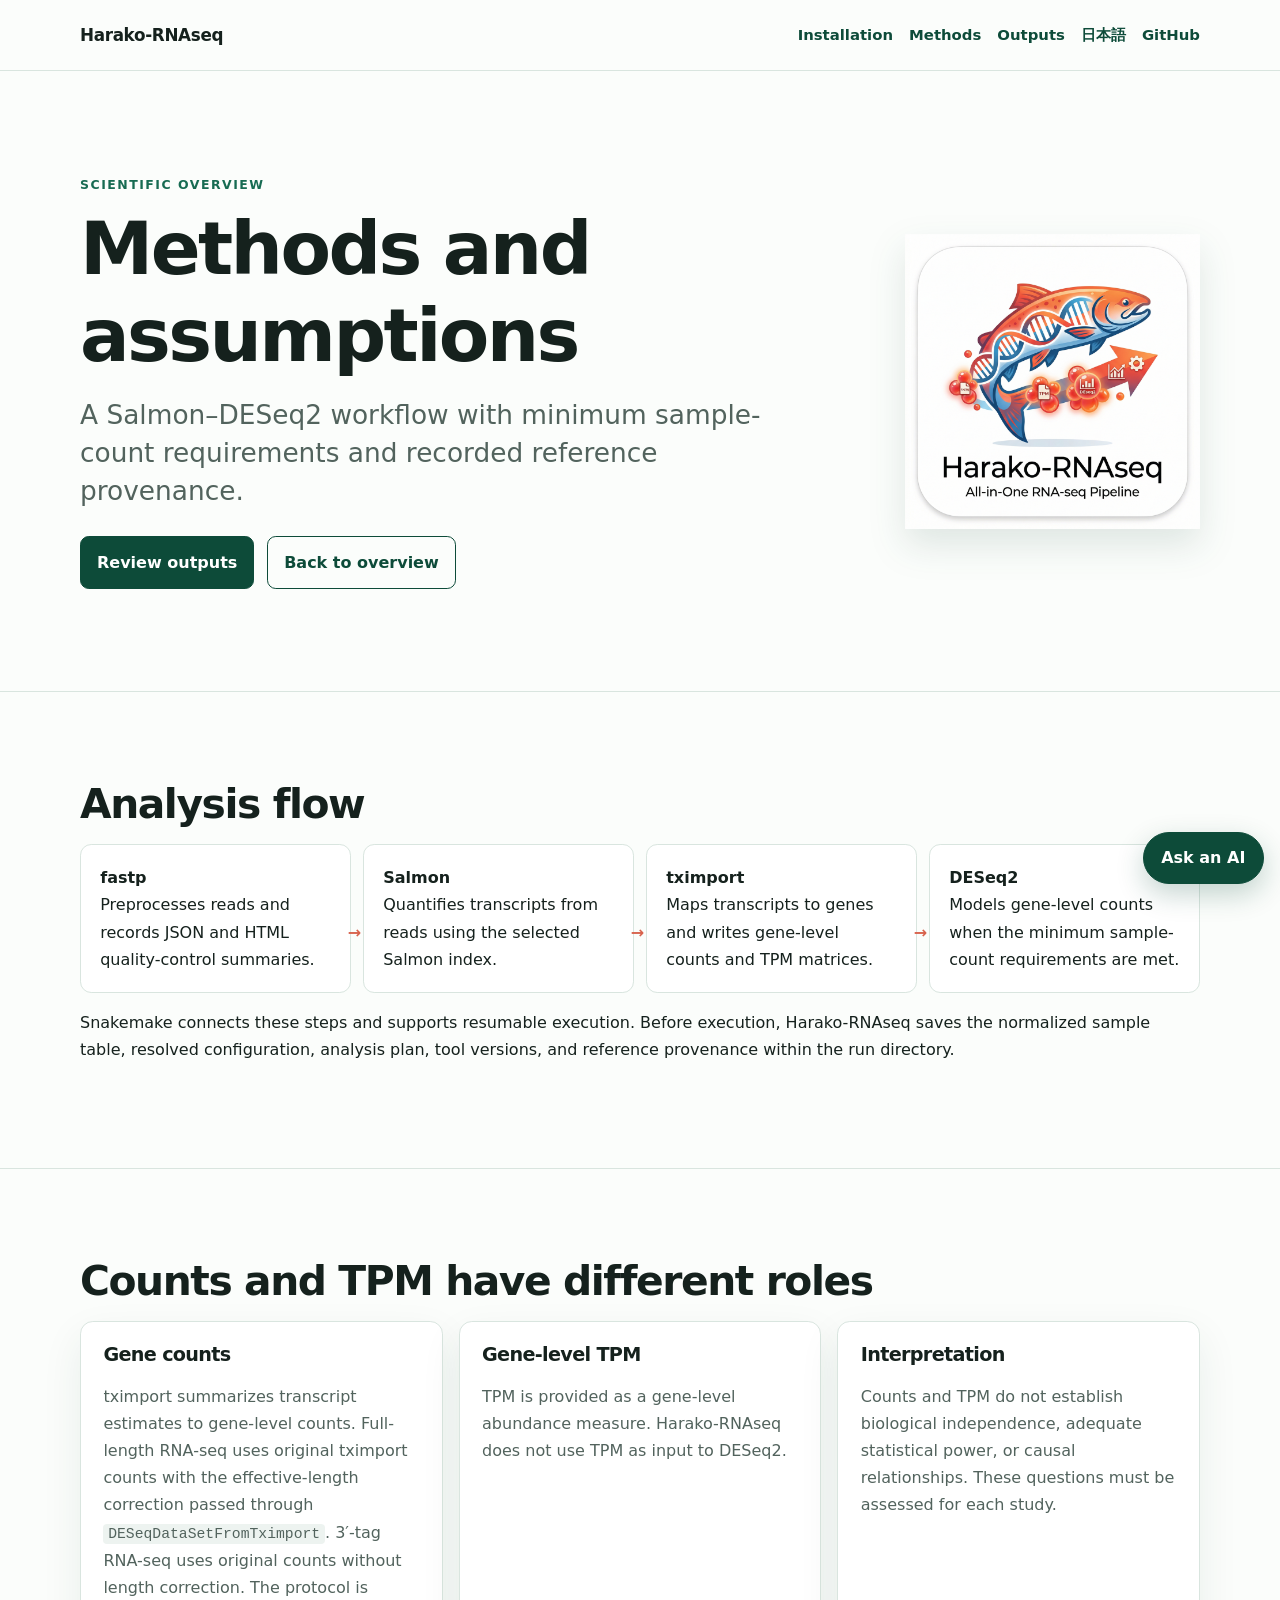
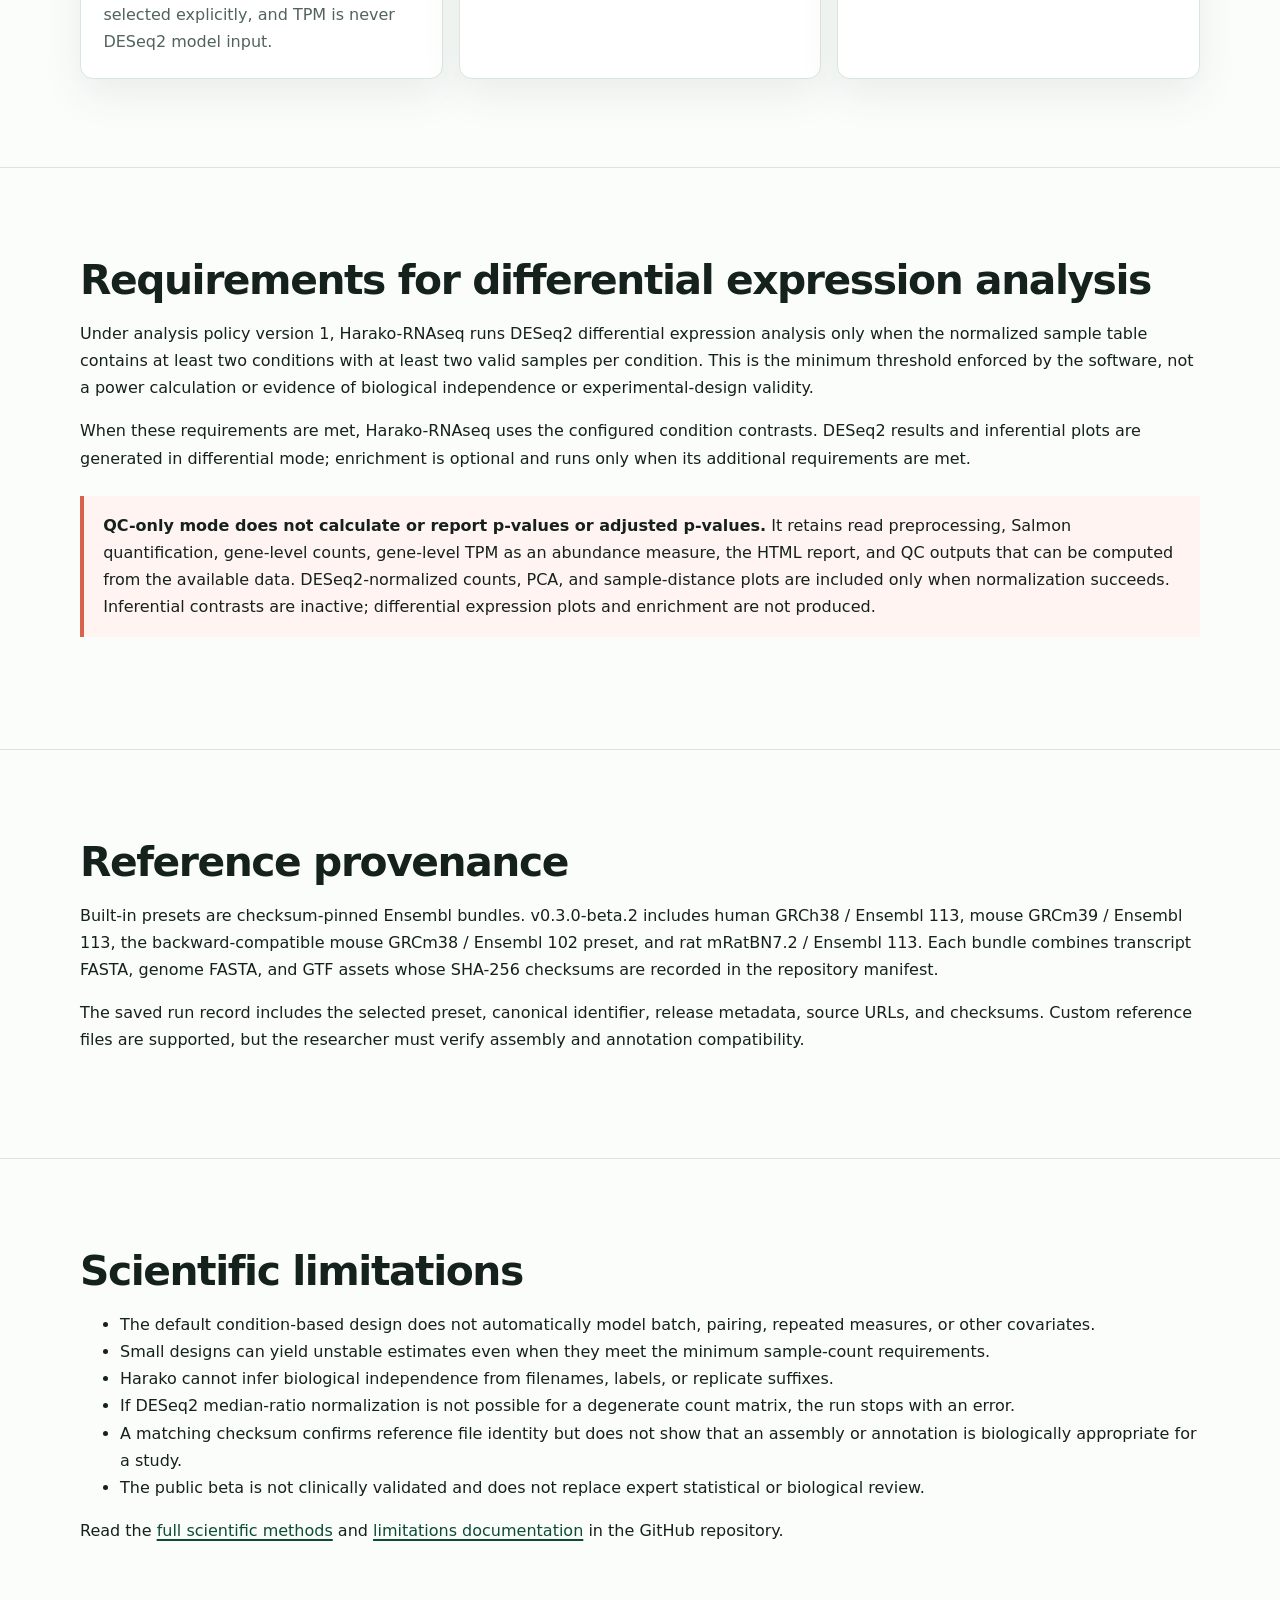
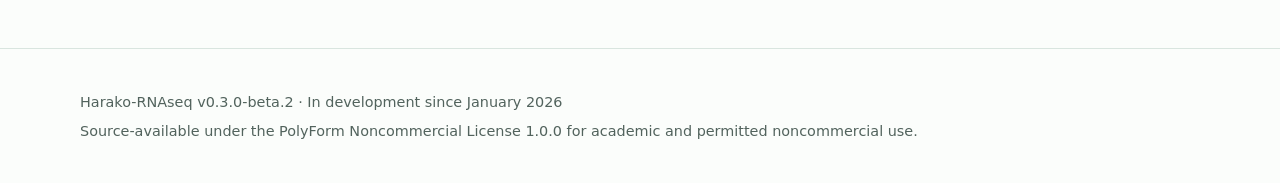
<file: site/methods/index.html>
<!doctype html>
<html lang="en">
<head>
  <meta charset="utf-8">
  <meta name="viewport" content="width=device-width, initial-scale=1">
  <title>Harako-RNAseq Methods | fastp, Salmon, tximport and DESeq2</title>
  <meta name="description" content="Learn how Harako-RNAseq uses fastp, Salmon, tximport, and DESeq2, when it switches to QC-only mode, how counts and TPM differ, and which limitations apply.">
  <link rel="canonical" href="https://do-shima.github.io/harako-rnaseq/methods/">
  <link rel="alternate" hreflang="en" href="https://do-shima.github.io/harako-rnaseq/methods/">
  <link rel="alternate" hreflang="ja" href="https://do-shima.github.io/harako-rnaseq/ja/methods/">
  <link rel="alternate" hreflang="x-default" href="https://do-shima.github.io/harako-rnaseq/methods/">
  <meta property="og:title" content="Harako-RNAseq Methods | fastp, Salmon, tximport and DESeq2">
  <meta property="og:description" content="The analysis workflow, minimum requirements for DESeq2, QC-only behavior, reference provenance, and limitations.">
  <meta property="og:type" content="website">
  <meta property="og:url" content="https://do-shima.github.io/harako-rnaseq/methods/">
  <meta property="og:image" content="https://do-shima.github.io/harako-rnaseq/assets/harako-logo.png">
  <link rel="stylesheet" href="../assets/site.css">
  <script src="../assets/ai-consult.js" defer></script>
  <script type="application/ld+json">
  {
    "@context": "https://schema.org",
    "@type": "SoftwareApplication",
    "name": "Harako-RNAseq",
    "alternateName": "Harako RNAseq",
    "softwareVersion": "0.3.0-beta.2",
    "operatingSystem": "Windows and Linux through Docker",
    "applicationSubCategory": "Bioinformatics",
    "description": "A source-available Docker-based graphical workflow for reproducible local bulk RNA-seq analysis using fastp, Salmon, tximport, and DESeq2.",
    "codeRepository": "https://github.com/do-shima/harako-rnaseq",
    "downloadUrl": "https://github.com/do-shima/harako-rnaseq/releases/tag/v0.3.0-beta.2",
    "license": "https://polyformproject.org/licenses/noncommercial/1.0.0/",
    "author": {"@type": "Person", "name": "Daisuke Ohshima"},
    "isAccessibleForFree": true,
    "offers": {"@type": "Offer", "price": 0, "priceCurrency": "USD"}
  }
  </script>
</head>
<body>
  <a class="skip-link" href="#main">Skip to content</a>
  <header class="site-header">
    <nav class="nav" aria-label="Primary navigation">
      <a class="brand" href="../">Harako-RNAseq</a>
      <div class="nav-links">
        <a href="../installation/">Installation</a>
        <a aria-current="page" href="./">Methods</a>
        <a href="../outputs/">Outputs</a>
        <a href="../ja/methods/" lang="ja">日本語</a>
        <a href="https://github.com/do-shima/harako-rnaseq">GitHub</a>
      </div>
    </nav>
  </header>

  <main id="main">
    <section class="container hero page-hero">
      <div>
        <p class="eyebrow">Scientific overview</p>
        <h1>Methods and assumptions</h1>
        <p class="subtitle">A Salmon–DESeq2 workflow with minimum sample-count requirements and recorded reference provenance.</p>
        <div class="actions"><a class="button primary" href="../outputs/">Review outputs</a><a class="button" href="../">Back to overview</a></div>
      </div>
      <img class="hero-logo" src="../assets/harako-logo.png" width="640" height="640" alt="Harako-RNAseq logo">
    </section>

    <section class="section">
      <div class="container">
        <h2>Analysis flow</h2>
        <ol class="flow" aria-label="Analysis flow">
          <li><strong>fastp</strong><br>Preprocesses reads and records JSON and HTML quality-control summaries.</li>
          <li><strong>Salmon</strong><br>Quantifies transcripts from reads using the selected Salmon index.</li>
          <li><strong>tximport</strong><br>Maps transcripts to genes and writes gene-level counts and TPM matrices.</li>
          <li><strong>DESeq2</strong><br>Models gene-level counts when the minimum sample-count requirements are met.</li>
        </ol>
        <p>Snakemake connects these steps and supports resumable execution. Before execution, Harako-RNAseq saves the normalized sample table, resolved configuration, analysis plan, tool versions, and reference provenance within the run directory.</p>
      </div>
    </section>

    <section class="section">
      <div class="container">
        <h2>Counts and TPM have different roles</h2>
        <div class="grid">
          <article class="card"><h3>Gene counts</h3><p>tximport summarizes transcript estimates to gene-level counts. Full-length RNA-seq uses original tximport counts with the effective-length correction passed through <code>DESeqDataSetFromTximport</code>. 3′-tag RNA-seq uses original counts without length correction. The protocol is selected explicitly, and TPM is never DESeq2 model input.</p></article>
          <article class="card"><h3>Gene-level TPM</h3><p>TPM is provided as a gene-level abundance measure. Harako-RNAseq does not use TPM as input to DESeq2.</p></article>
          <article class="card"><h3>Interpretation</h3><p>Counts and TPM do not establish biological independence, adequate statistical power, or causal relationships. These questions must be assessed for each study.</p></article>
        </div>
      </div>
    </section>

    <section class="section">
      <div class="container">
        <h2>Requirements for differential expression analysis</h2>
        <p>Under analysis policy version 1, Harako-RNAseq runs DESeq2 differential expression analysis only when the normalized sample table contains at least two conditions with at least two valid samples per condition. This is the minimum threshold enforced by the software, not a power calculation or evidence of biological independence or experimental-design validity.</p>
        <p>When these requirements are met, Harako-RNAseq uses the configured condition contrasts. DESeq2 results and inferential plots are generated in differential mode; enrichment is optional and runs only when its additional requirements are met.</p>
        <div class="notice"><strong>QC-only mode does not calculate or report p-values or adjusted p-values.</strong> It retains read preprocessing, Salmon quantification, gene-level counts, gene-level TPM as an abundance measure, the HTML report, and QC outputs that can be computed from the available data. DESeq2-normalized counts, PCA, and sample-distance plots are included only when normalization succeeds. Inferential contrasts are inactive; differential expression plots and enrichment are not produced.</div>
      </div>
    </section>

    <section class="section">
      <div class="container">
        <h2>Reference provenance</h2>
        <p>Built-in presets are checksum-pinned Ensembl bundles. v0.3.0-beta.2 includes human GRCh38 / Ensembl 113, mouse GRCm39 / Ensembl 113, the backward-compatible mouse GRCm38 / Ensembl 102 preset, and rat mRatBN7.2 / Ensembl 113. Each bundle combines transcript FASTA, genome FASTA, and GTF assets whose SHA-256 checksums are recorded in the repository manifest.</p>
        <p>The saved run record includes the selected preset, canonical identifier, release metadata, source URLs, and checksums. Custom reference files are supported, but the researcher must verify assembly and annotation compatibility.</p>
      </div>
    </section>

    <section class="section">
      <div class="container">
        <h2>Scientific limitations</h2>
        <ul>
          <li>The default condition-based design does not automatically model batch, pairing, repeated measures, or other covariates.</li>
          <li>Small designs can yield unstable estimates even when they meet the minimum sample-count requirements.</li>
          <li>Harako cannot infer biological independence from filenames, labels, or replicate suffixes.</li>
          <li>If DESeq2 median-ratio normalization is not possible for a degenerate count matrix, the run stops with an error.</li>
          <li>A matching checksum confirms reference file identity but does not show that an assembly or annotation is biologically appropriate for a study.</li>
          <li>The public beta is not clinically validated and does not replace expert statistical or biological review.</li>
        </ul>
        <p>Read the <a href="https://github.com/do-shima/harako-rnaseq/blob/main/docs/scientific-methods.md">full scientific methods</a> and <a href="https://github.com/do-shima/harako-rnaseq/blob/main/docs/limitations.md">limitations documentation</a> in the GitHub repository.</p>
      </div>
    </section>
  </main>

  <footer class="site-footer">
    <div class="container">
      <p>Harako-RNAseq v0.3.0-beta.2 · In development since January 2026</p>
      <p>Source-available under the PolyForm Noncommercial License 1.0.0 for academic and permitted noncommercial use.</p>
    </div>
  </footer>
</body>
</html>
</file>
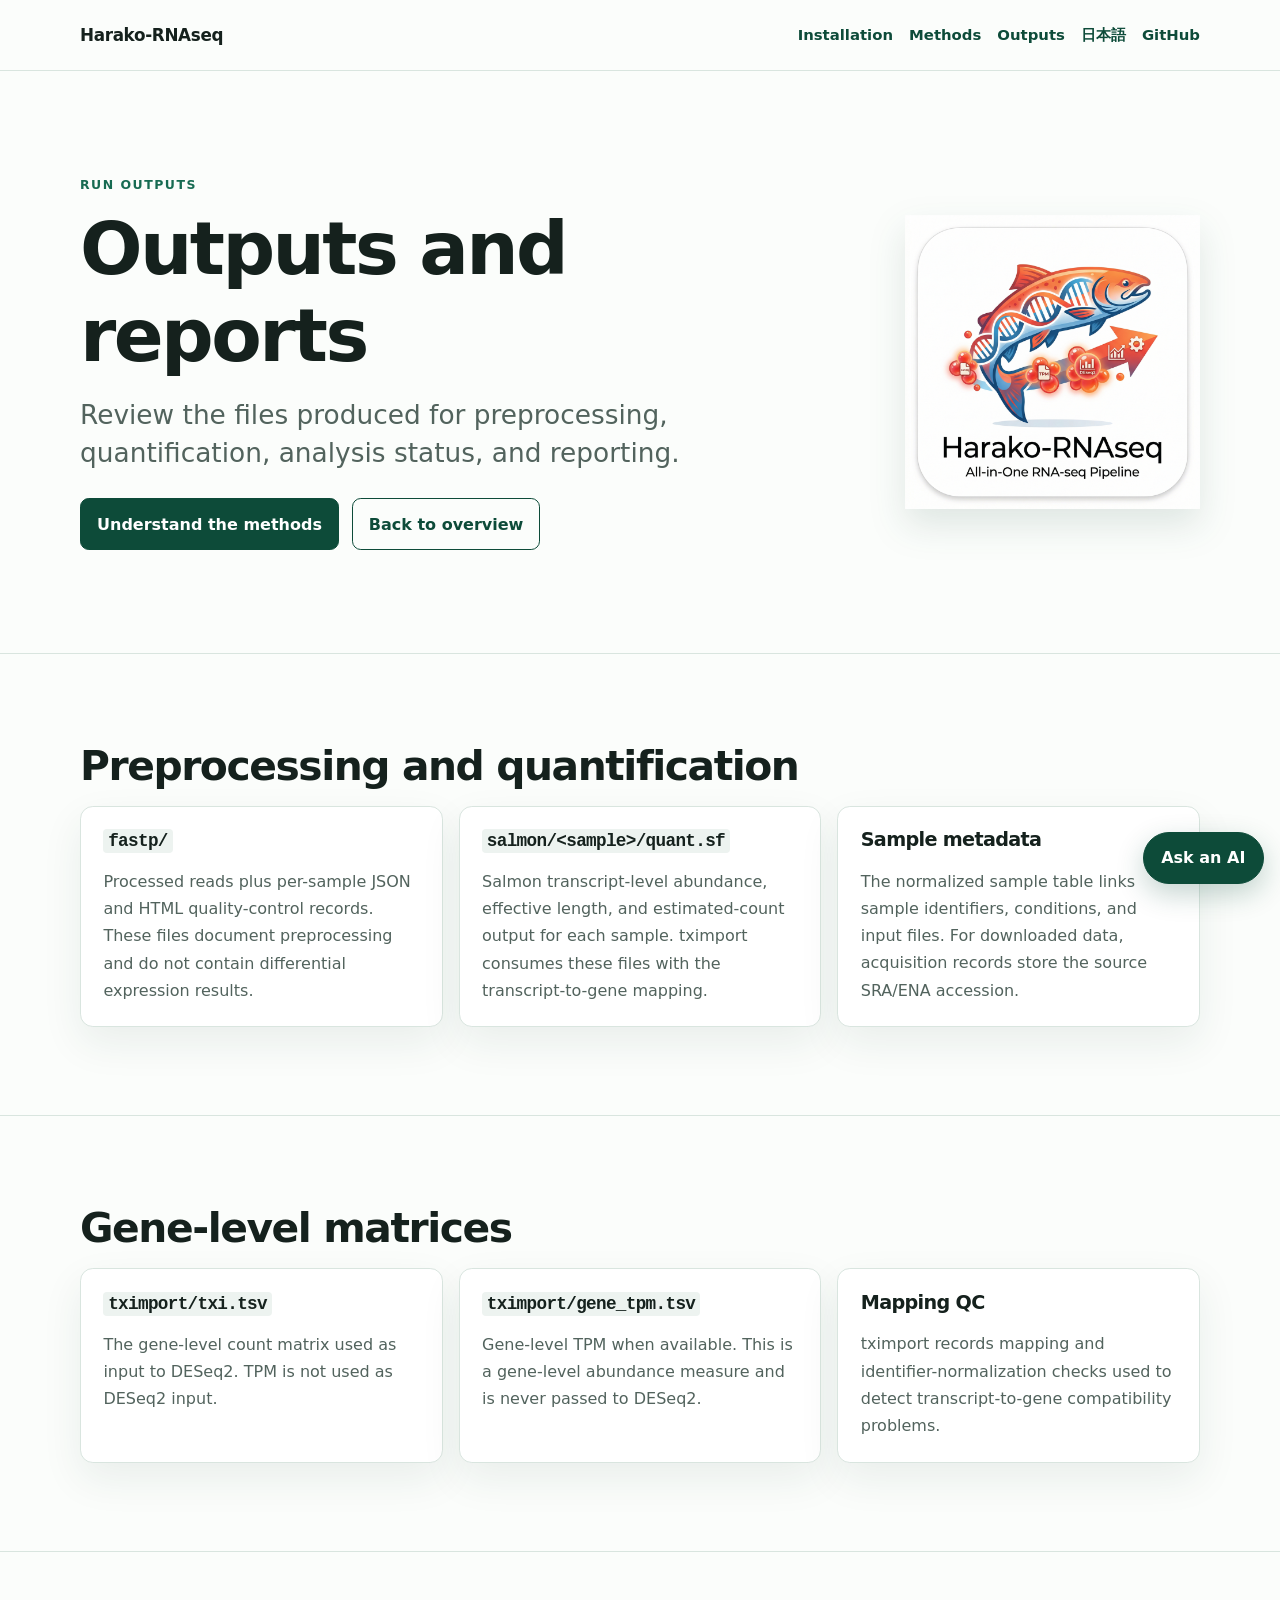
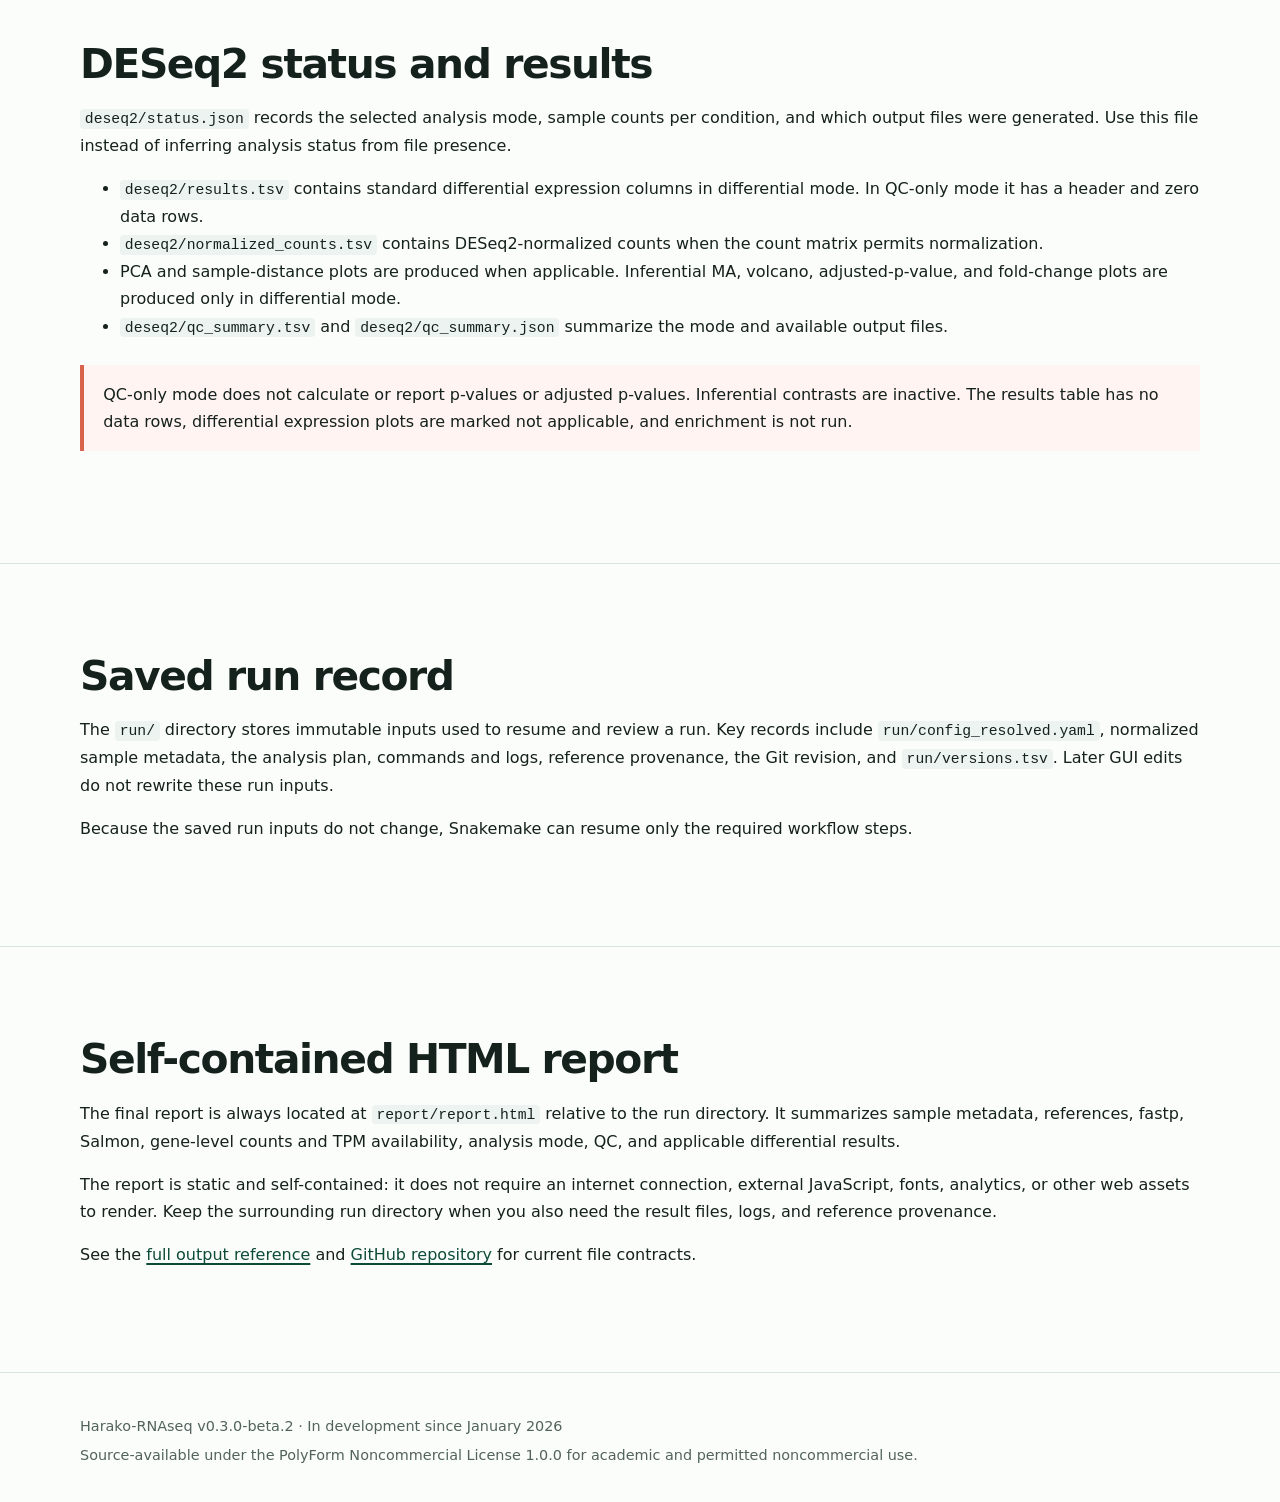
<file: site/outputs/index.html>
<!doctype html>
<html lang="en">
<head>
  <meta charset="utf-8">
  <meta name="viewport" content="width=device-width, initial-scale=1">
  <title>Harako-RNAseq Outputs | Counts, TPM, QC and HTML Reports</title>
  <meta name="description" content="Explore Harako-RNAseq outputs: fastp QC, Salmon quant.sf, gene-level counts and TPM, DESeq2 status and results, saved run configuration, and a self-contained HTML report.">
  <link rel="canonical" href="https://do-shima.github.io/harako-rnaseq/outputs/">
  <link rel="alternate" hreflang="en" href="https://do-shima.github.io/harako-rnaseq/outputs/">
  <link rel="alternate" hreflang="ja" href="https://do-shima.github.io/harako-rnaseq/ja/outputs/">
  <link rel="alternate" hreflang="x-default" href="https://do-shima.github.io/harako-rnaseq/outputs/">
  <meta property="og:title" content="Harako-RNAseq Outputs | Counts, TPM, QC and HTML Reports">
  <meta property="og:description" content="A practical guide to Harako-RNAseq output files, analysis status, provenance, and reporting.">
  <meta property="og:type" content="website">
  <meta property="og:url" content="https://do-shima.github.io/harako-rnaseq/outputs/">
  <meta property="og:image" content="https://do-shima.github.io/harako-rnaseq/assets/harako-logo.png">
  <link rel="stylesheet" href="../assets/site.css">
  <script src="../assets/ai-consult.js" defer></script>
  <script type="application/ld+json">
  {
    "@context": "https://schema.org",
    "@type": "SoftwareApplication",
    "name": "Harako-RNAseq",
    "alternateName": "Harako RNAseq",
    "softwareVersion": "0.3.0-beta.2",
    "operatingSystem": "Windows and Linux through Docker",
    "applicationSubCategory": "Bioinformatics",
    "description": "A source-available Docker-based graphical workflow for reproducible local bulk RNA-seq analysis using fastp, Salmon, tximport, and DESeq2.",
    "codeRepository": "https://github.com/do-shima/harako-rnaseq",
    "downloadUrl": "https://github.com/do-shima/harako-rnaseq/releases/tag/v0.3.0-beta.2",
    "license": "https://polyformproject.org/licenses/noncommercial/1.0.0/",
    "author": {"@type": "Person", "name": "Daisuke Ohshima"},
    "isAccessibleForFree": true,
    "offers": {"@type": "Offer", "price": 0, "priceCurrency": "USD"}
  }
  </script>
</head>
<body>
  <a class="skip-link" href="#main">Skip to content</a>
  <header class="site-header">
    <nav class="nav" aria-label="Primary navigation">
      <a class="brand" href="../">Harako-RNAseq</a>
      <div class="nav-links">
        <a href="../installation/">Installation</a>
        <a href="../methods/">Methods</a>
        <a aria-current="page" href="./">Outputs</a>
        <a href="../ja/outputs/" lang="ja">日本語</a>
        <a href="https://github.com/do-shima/harako-rnaseq">GitHub</a>
      </div>
    </nav>
  </header>

  <main id="main">
    <section class="container hero page-hero">
      <div>
        <p class="eyebrow">Run outputs</p>
        <h1>Outputs and reports</h1>
        <p class="subtitle">Review the files produced for preprocessing, quantification, analysis status, and reporting.</p>
        <div class="actions"><a class="button primary" href="../methods/">Understand the methods</a><a class="button" href="../">Back to overview</a></div>
      </div>
      <img class="hero-logo" src="../assets/harako-logo.png" width="640" height="640" alt="Harako-RNAseq logo">
    </section>

    <section class="section">
      <div class="container">
        <h2>Preprocessing and quantification</h2>
        <div class="grid">
          <article class="card"><h3><code>fastp/</code></h3><p>Processed reads plus per-sample JSON and HTML quality-control records. These files document preprocessing and do not contain differential expression results.</p></article>
          <article class="card"><h3><code>salmon/&lt;sample&gt;/quant.sf</code></h3><p>Salmon transcript-level abundance, effective length, and estimated-count output for each sample. tximport consumes these files with the transcript-to-gene mapping.</p></article>
          <article class="card"><h3>Sample metadata</h3><p>The normalized sample table links sample identifiers, conditions, and input files. For downloaded data, acquisition records store the source SRA/ENA accession.</p></article>
        </div>
      </div>
    </section>

    <section class="section">
      <div class="container">
        <h2>Gene-level matrices</h2>
        <div class="grid">
          <article class="card"><h3><code>tximport/txi.tsv</code></h3><p>The gene-level count matrix used as input to DESeq2. TPM is not used as DESeq2 input.</p></article>
          <article class="card"><h3><code>tximport/gene_tpm.tsv</code></h3><p>Gene-level TPM when available. This is a gene-level abundance measure and is never passed to DESeq2.</p></article>
          <article class="card"><h3>Mapping QC</h3><p>tximport records mapping and identifier-normalization checks used to detect transcript-to-gene compatibility problems.</p></article>
        </div>
      </div>
    </section>

    <section class="section">
      <div class="container">
        <h2>DESeq2 status and results</h2>
        <p><code>deseq2/status.json</code> records the selected analysis mode, sample counts per condition, and which output files were generated. Use this file instead of inferring analysis status from file presence.</p>
        <ul>
          <li><code>deseq2/results.tsv</code> contains standard differential expression columns in differential mode. In QC-only mode it has a header and zero data rows.</li>
          <li><code>deseq2/normalized_counts.tsv</code> contains DESeq2-normalized counts when the count matrix permits normalization.</li>
          <li>PCA and sample-distance plots are produced when applicable. Inferential MA, volcano, adjusted-p-value, and fold-change plots are produced only in differential mode.</li>
          <li><code>deseq2/qc_summary.tsv</code> and <code>deseq2/qc_summary.json</code> summarize the mode and available output files.</li>
        </ul>
        <div class="notice">QC-only mode does not calculate or report p-values or adjusted p-values. Inferential contrasts are inactive. The results table has no data rows, differential expression plots are marked not applicable, and enrichment is not run.</div>
      </div>
    </section>

    <section class="section">
      <div class="container">
        <h2>Saved run record</h2>
        <p>The <code>run/</code> directory stores immutable inputs used to resume and review a run. Key records include <code>run/config_resolved.yaml</code>, normalized sample metadata, the analysis plan, commands and logs, reference provenance, the Git revision, and <code>run/versions.tsv</code>. Later GUI edits do not rewrite these run inputs.</p>
        <p>Because the saved run inputs do not change, Snakemake can resume only the required workflow steps.</p>
      </div>
    </section>

    <section class="section">
      <div class="container">
        <h2>Self-contained HTML report</h2>
        <p>The final report is always located at <code>report/report.html</code> relative to the run directory. It summarizes sample metadata, references, fastp, Salmon, gene-level counts and TPM availability, analysis mode, QC, and applicable differential results.</p>
        <p>The report is static and self-contained: it does not require an internet connection, external JavaScript, fonts, analytics, or other web assets to render. Keep the surrounding run directory when you also need the result files, logs, and reference provenance.</p>
        <p>See the <a href="https://github.com/do-shima/harako-rnaseq/blob/main/docs/output-reference.md">full output reference</a> and <a href="https://github.com/do-shima/harako-rnaseq">GitHub repository</a> for current file contracts.</p>
      </div>
    </section>
  </main>

  <footer class="site-footer">
    <div class="container">
      <p>Harako-RNAseq v0.3.0-beta.2 · In development since January 2026</p>
      <p>Source-available under the PolyForm Noncommercial License 1.0.0 for academic and permitted noncommercial use.</p>
    </div>
  </footer>
</body>
</html>
</file>
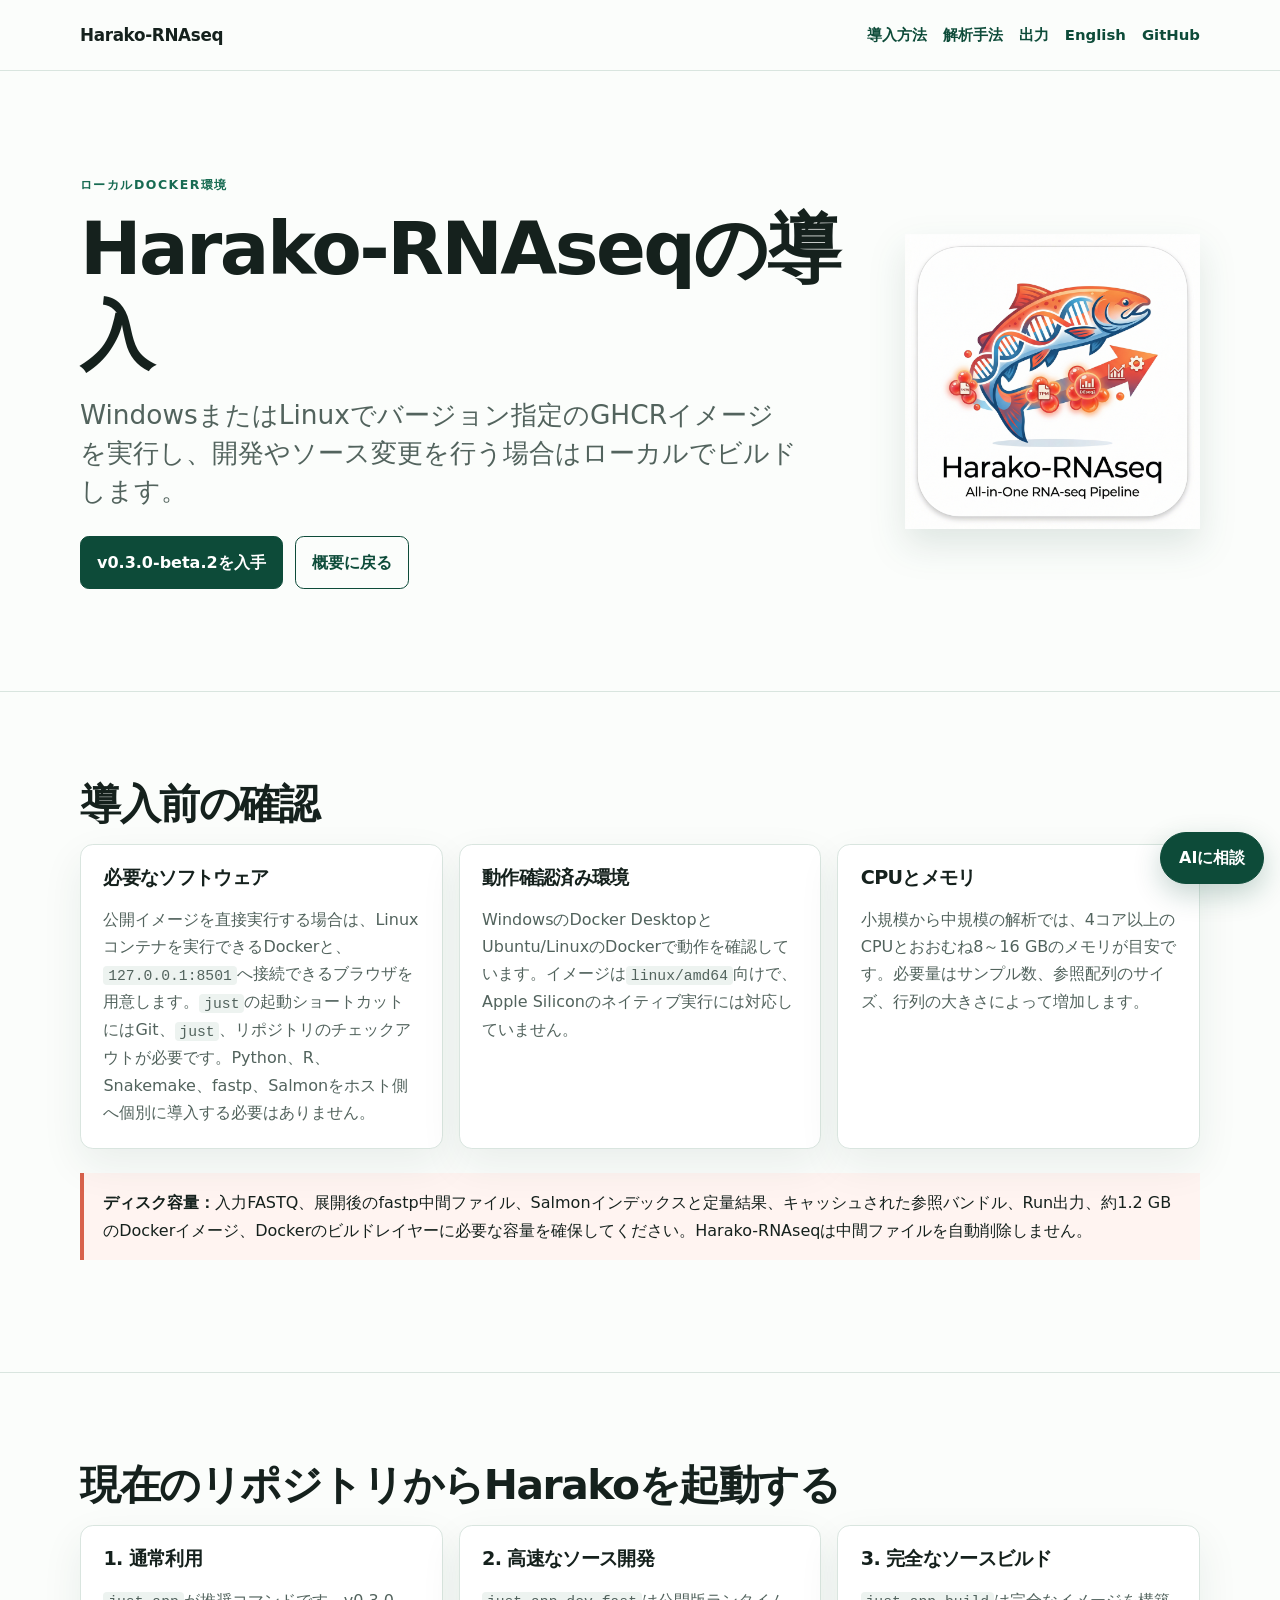
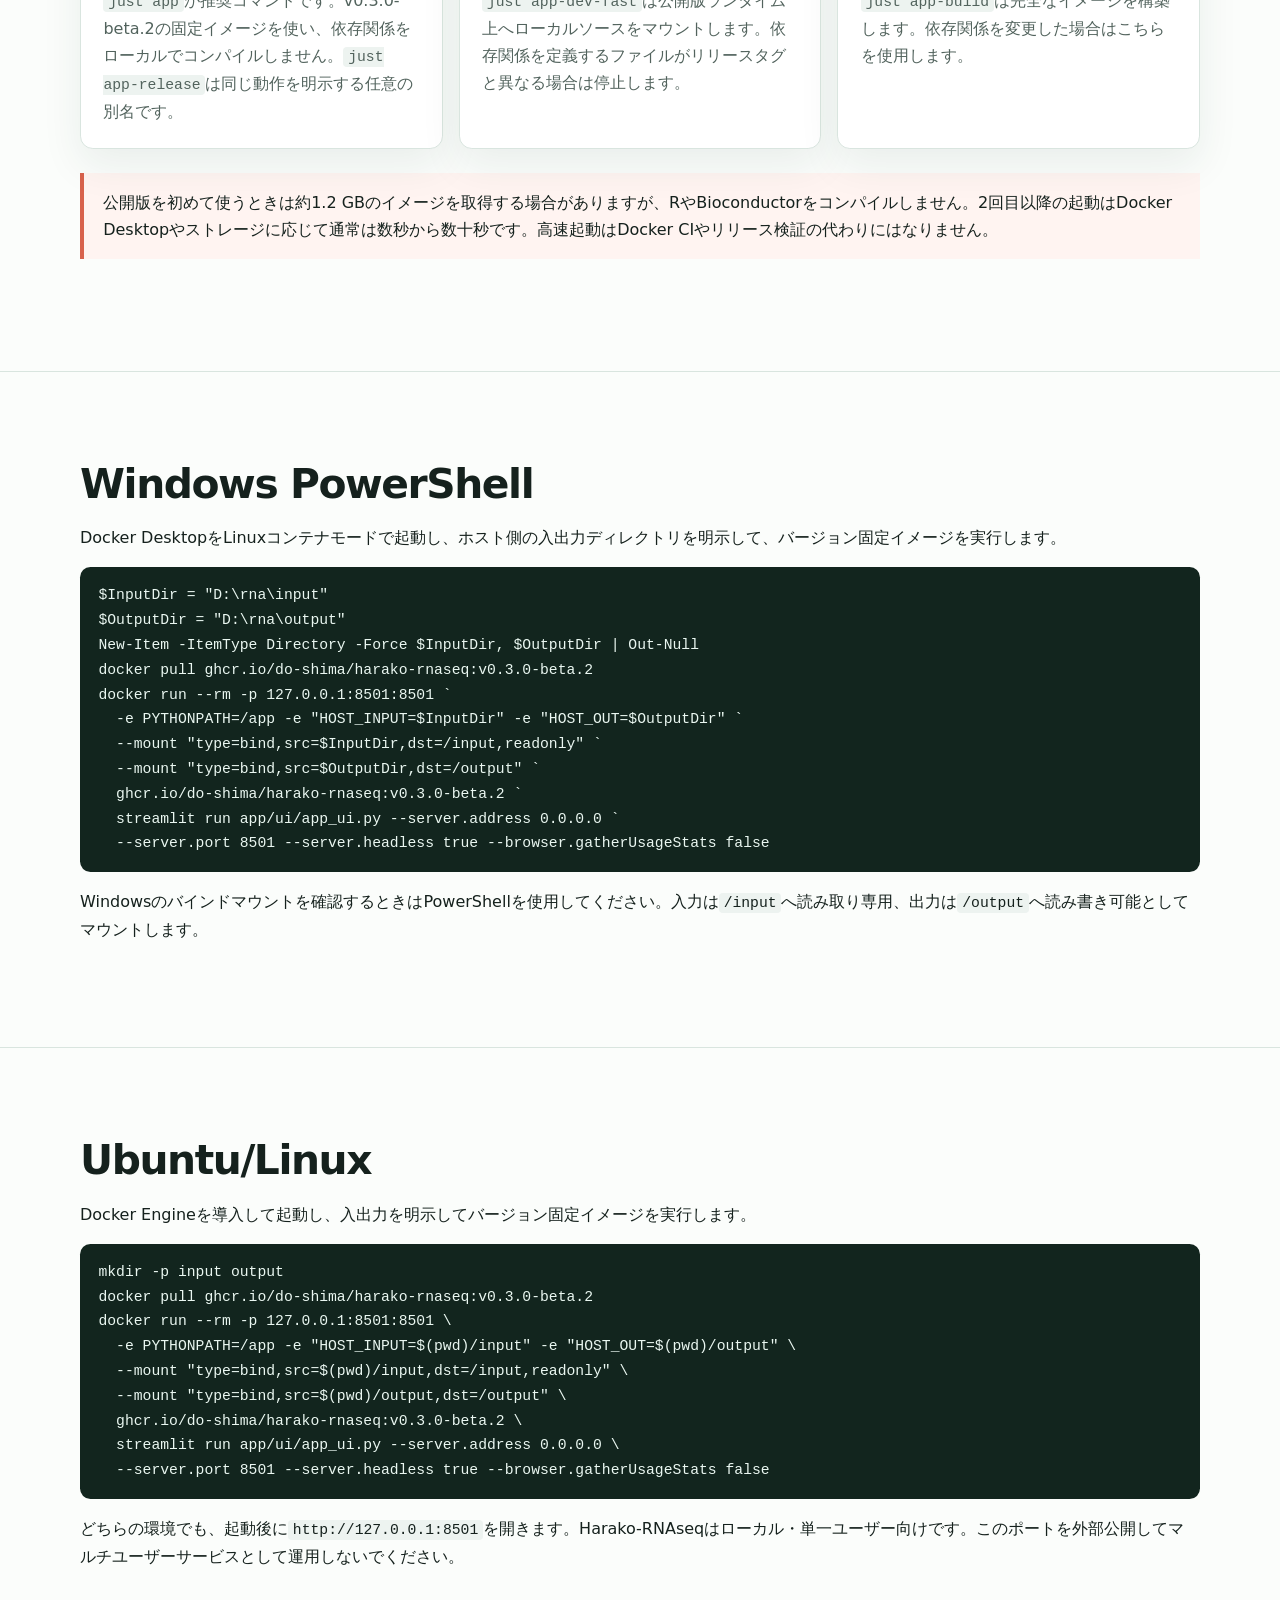
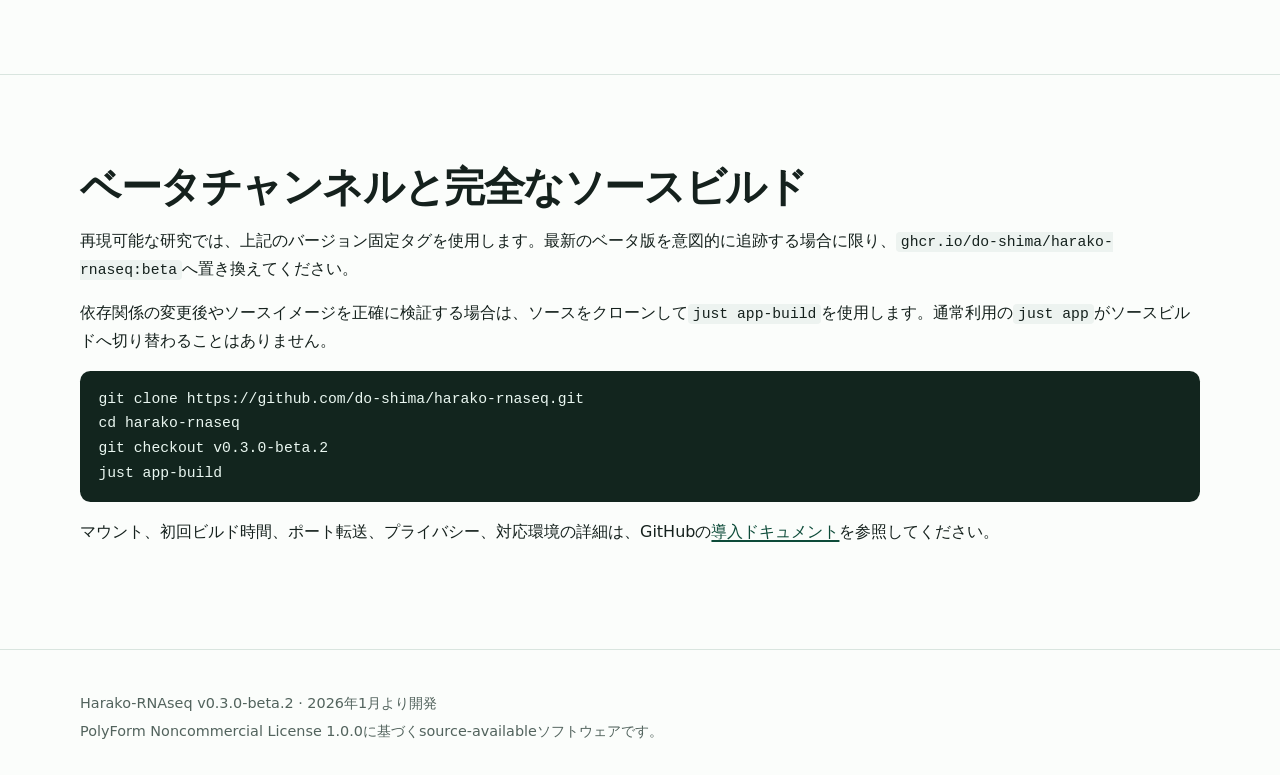
<file: site/ja/installation/index.html>
<!doctype html>
<html lang="ja">
<head>
  <meta charset="utf-8">
  <meta name="viewport" content="width=device-width, initial-scale=1">
  <title>Harako-RNAseq | Windows・Linuxへの導入方法</title>
  <meta name="description" content="Harako-RNAseqをWindows Docker DesktopまたはUbuntu/Linuxへ導入する方法、必要なCPU・メモリ・ディスク容量、Dockerイメージの利用方法を説明します。">
  <link rel="canonical" href="https://do-shima.github.io/harako-rnaseq/ja/installation/">
  <link rel="alternate" hreflang="en" href="https://do-shima.github.io/harako-rnaseq/installation/">
  <link rel="alternate" hreflang="ja" href="https://do-shima.github.io/harako-rnaseq/ja/installation/">
  <link rel="alternate" hreflang="x-default" href="https://do-shima.github.io/harako-rnaseq/installation/">
  <meta property="og:title" content="Harako-RNAseq | Windows・Linuxへの導入方法">
  <meta property="og:description" content="Harako-RNAseqをWindows Docker DesktopまたはUbuntu/Linuxへ導入する方法、必要なCPU・メモリ・ディスク容量、Dockerイメージの利用方法を説明します。">
  <meta property="og:type" content="website">
  <meta property="og:url" content="https://do-shima.github.io/harako-rnaseq/ja/installation/">
  <meta property="og:image" content="https://do-shima.github.io/harako-rnaseq/assets/harako-logo.png">
  <link rel="stylesheet" href="../../assets/site.css">
  <script src="../../assets/ai-consult.js" defer></script>
  <script type="application/ld+json">
  {
    "@context": "https://schema.org",
    "@type": "SoftwareApplication",
    "name": "Harako-RNAseq",
    "alternateName": "Harako RNAseq",
    "softwareVersion": "0.3.0-beta.2",
    "operatingSystem": "Windows and Linux through Docker",
    "applicationSubCategory": "Bioinformatics",
    "description": "fastp、Salmon、tximport、DESeq2を統合し、Dockerを使ってWindowsまたはUbuntu/Linuxのローカル環境で実行するバルクRNA-seq解析GUIです。",
    "codeRepository": "https://github.com/do-shima/harako-rnaseq",
    "downloadUrl": "https://github.com/do-shima/harako-rnaseq/releases/tag/v0.3.0-beta.2",
    "license": "https://polyformproject.org/licenses/noncommercial/1.0.0/",
    "author": {"@type": "Person", "name": "Daisuke Ohshima"},
    "isAccessibleForFree": true,
    "offers": {"@type": "Offer", "price": 0, "priceCurrency": "USD"}
  }
  </script>
</head>
<body>
  <a class="skip-link" href="#main">本文へ移動</a>
  <header class="site-header">
    <nav class="nav" aria-label="メインナビゲーション">
      <a class="brand" href="../">Harako-RNAseq</a>
      <div class="nav-links">
        <a aria-current="page" href="./">導入方法</a>
        <a href="../methods/">解析手法</a>
        <a href="../outputs/">出力</a>
        <a href="../../installation/" lang="en">English</a>
        <a href="https://github.com/do-shima/harako-rnaseq">GitHub</a>
      </div>
    </nav>
  </header>

  <main id="main">
    <section class="container hero page-hero">
      <div>
        <p class="eyebrow">ローカルDocker環境</p>
        <h1>Harako-RNAseqの導入</h1>
        <p class="subtitle">WindowsまたはLinuxでバージョン指定のGHCRイメージを実行し、開発やソース変更を行う場合はローカルでビルドします。</p>
        <div class="actions">
          <a class="button primary" href="https://github.com/do-shima/harako-rnaseq/releases/tag/v0.3.0-beta.2">v0.3.0-beta.2を入手</a>
          <a class="button" href="../">概要に戻る</a>
        </div>
      </div>
      <img class="hero-logo" src="../../assets/harako-logo.png" width="640" height="640" alt="Harako-RNAseqのロゴ">
    </section>

    <section class="section">
      <div class="container">
        <h2>導入前の確認</h2>
        <div class="grid">
          <article class="card"><h3>必要なソフトウェア</h3><p>公開イメージを直接実行する場合は、Linuxコンテナを実行できるDockerと、<code>127.0.0.1:8501</code>へ接続できるブラウザを用意します。<code>just</code>の起動ショートカットにはGit、<code>just</code>、リポジトリのチェックアウトが必要です。Python、R、Snakemake、fastp、Salmonをホスト側へ個別に導入する必要はありません。</p></article>
          <article class="card"><h3>動作確認済み環境</h3><p>WindowsのDocker DesktopとUbuntu/LinuxのDockerで動作を確認しています。イメージは<code>linux/amd64</code>向けで、Apple Siliconのネイティブ実行には対応していません。</p></article>
          <article class="card"><h3>CPUとメモリ</h3><p>小規模から中規模の解析では、4コア以上のCPUとおおむね8～16 GBのメモリが目安です。必要量はサンプル数、参照配列のサイズ、行列の大きさによって増加します。</p></article>
        </div>
        <div class="notice"><strong>ディスク容量：</strong>入力FASTQ、展開後のfastp中間ファイル、Salmonインデックスと定量結果、キャッシュされた参照バンドル、Run出力、約1.2 GBのDockerイメージ、Dockerのビルドレイヤーに必要な容量を確保してください。Harako-RNAseqは中間ファイルを自動削除しません。</div>
      </div>
    </section>

    <section class="section">
      <div class="container">
        <h2>現在のリポジトリからHarakoを起動する</h2>
        <div class="grid">
          <article class="card"><h3>1. 通常利用</h3><p><code>just app</code>が推奨コマンドです。v0.3.0-beta.2の固定イメージを使い、依存関係をローカルでコンパイルしません。<code>just app-release</code>は同じ動作を明示する任意の別名です。</p></article>
          <article class="card"><h3>2. 高速なソース開発</h3><p><code>just app-dev-fast</code>は公開版ランタイム上へローカルソースをマウントします。依存関係を定義するファイルがリリースタグと異なる場合は停止します。</p></article>
          <article class="card"><h3>3. 完全なソースビルド</h3><p><code>just app-build</code>は完全なイメージを構築します。依存関係を変更した場合はこちらを使用します。</p></article>
        </div>
        <div class="notice">公開版を初めて使うときは約1.2 GBのイメージを取得する場合がありますが、RやBioconductorをコンパイルしません。2回目以降の起動はDocker Desktopやストレージに応じて通常は数秒から数十秒です。高速起動はDocker CIやリリース検証の代わりにはなりません。</div>
      </div>
    </section>

    <section class="section">
      <div class="container">
        <h2>Windows PowerShell</h2>
        <p>Docker DesktopをLinuxコンテナモードで起動し、ホスト側の入出力ディレクトリを明示して、バージョン固定イメージを実行します。</p>
        <pre><code>$InputDir = "D:\rna\input"
$OutputDir = "D:\rna\output"
New-Item -ItemType Directory -Force $InputDir, $OutputDir | Out-Null
docker pull ghcr.io/do-shima/harako-rnaseq:v0.3.0-beta.2
docker run --rm -p 127.0.0.1:8501:8501 `
  -e PYTHONPATH=/app -e "HOST_INPUT=$InputDir" -e "HOST_OUT=$OutputDir" `
  --mount "type=bind,src=$InputDir,dst=/input,readonly" `
  --mount "type=bind,src=$OutputDir,dst=/output" `
  ghcr.io/do-shima/harako-rnaseq:v0.3.0-beta.2 `
  streamlit run app/ui/app_ui.py --server.address 0.0.0.0 `
  --server.port 8501 --server.headless true --browser.gatherUsageStats false</code></pre>
        <p>Windowsのバインドマウントを確認するときはPowerShellを使用してください。入力は<code>/input</code>へ読み取り専用、出力は<code>/output</code>へ読み書き可能としてマウントします。</p>
      </div>
    </section>

    <section class="section">
      <div class="container">
        <h2>Ubuntu/Linux</h2>
        <p>Docker Engineを導入して起動し、入出力を明示してバージョン固定イメージを実行します。</p>
        <pre><code>mkdir -p input output
docker pull ghcr.io/do-shima/harako-rnaseq:v0.3.0-beta.2
docker run --rm -p 127.0.0.1:8501:8501 \
  -e PYTHONPATH=/app -e "HOST_INPUT=$(pwd)/input" -e "HOST_OUT=$(pwd)/output" \
  --mount "type=bind,src=$(pwd)/input,dst=/input,readonly" \
  --mount "type=bind,src=$(pwd)/output,dst=/output" \
  ghcr.io/do-shima/harako-rnaseq:v0.3.0-beta.2 \
  streamlit run app/ui/app_ui.py --server.address 0.0.0.0 \
  --server.port 8501 --server.headless true --browser.gatherUsageStats false</code></pre>
        <p>どちらの環境でも、起動後に<code>http://127.0.0.1:8501</code>を開きます。Harako-RNAseqはローカル・単一ユーザー向けです。このポートを外部公開してマルチユーザーサービスとして運用しないでください。</p>
      </div>
    </section>

    <section class="section">
      <div class="container">
        <h2>ベータチャンネルと完全なソースビルド</h2>
        <p>再現可能な研究では、上記のバージョン固定タグを使用します。最新のベータ版を意図的に追跡する場合に限り、<code>ghcr.io/do-shima/harako-rnaseq:beta</code>へ置き換えてください。</p>
        <p>依存関係の変更後やソースイメージを正確に検証する場合は、ソースをクローンして<code>just app-build</code>を使用します。通常利用の<code>just app</code>がソースビルドへ切り替わることはありません。</p>
        <pre><code>git clone https://github.com/do-shima/harako-rnaseq.git
cd harako-rnaseq
git checkout v0.3.0-beta.2
just app-build</code></pre>
        <p>マウント、初回ビルド時間、ポート転送、プライバシー、対応環境の詳細は、GitHubの<a href="https://github.com/do-shima/harako-rnaseq/blob/main/docs/installation.md">導入ドキュメント</a>を参照してください。</p>
      </div>
    </section>
  </main>

  <footer class="site-footer">
    <div class="container">
      <p>Harako-RNAseq v0.3.0-beta.2 · 2026年1月より開発</p>
      <p>PolyForm Noncommercial License 1.0.0に基づくsource-availableソフトウェアです。</p>
    </div>
  </footer>
</body>
</html>
</file>
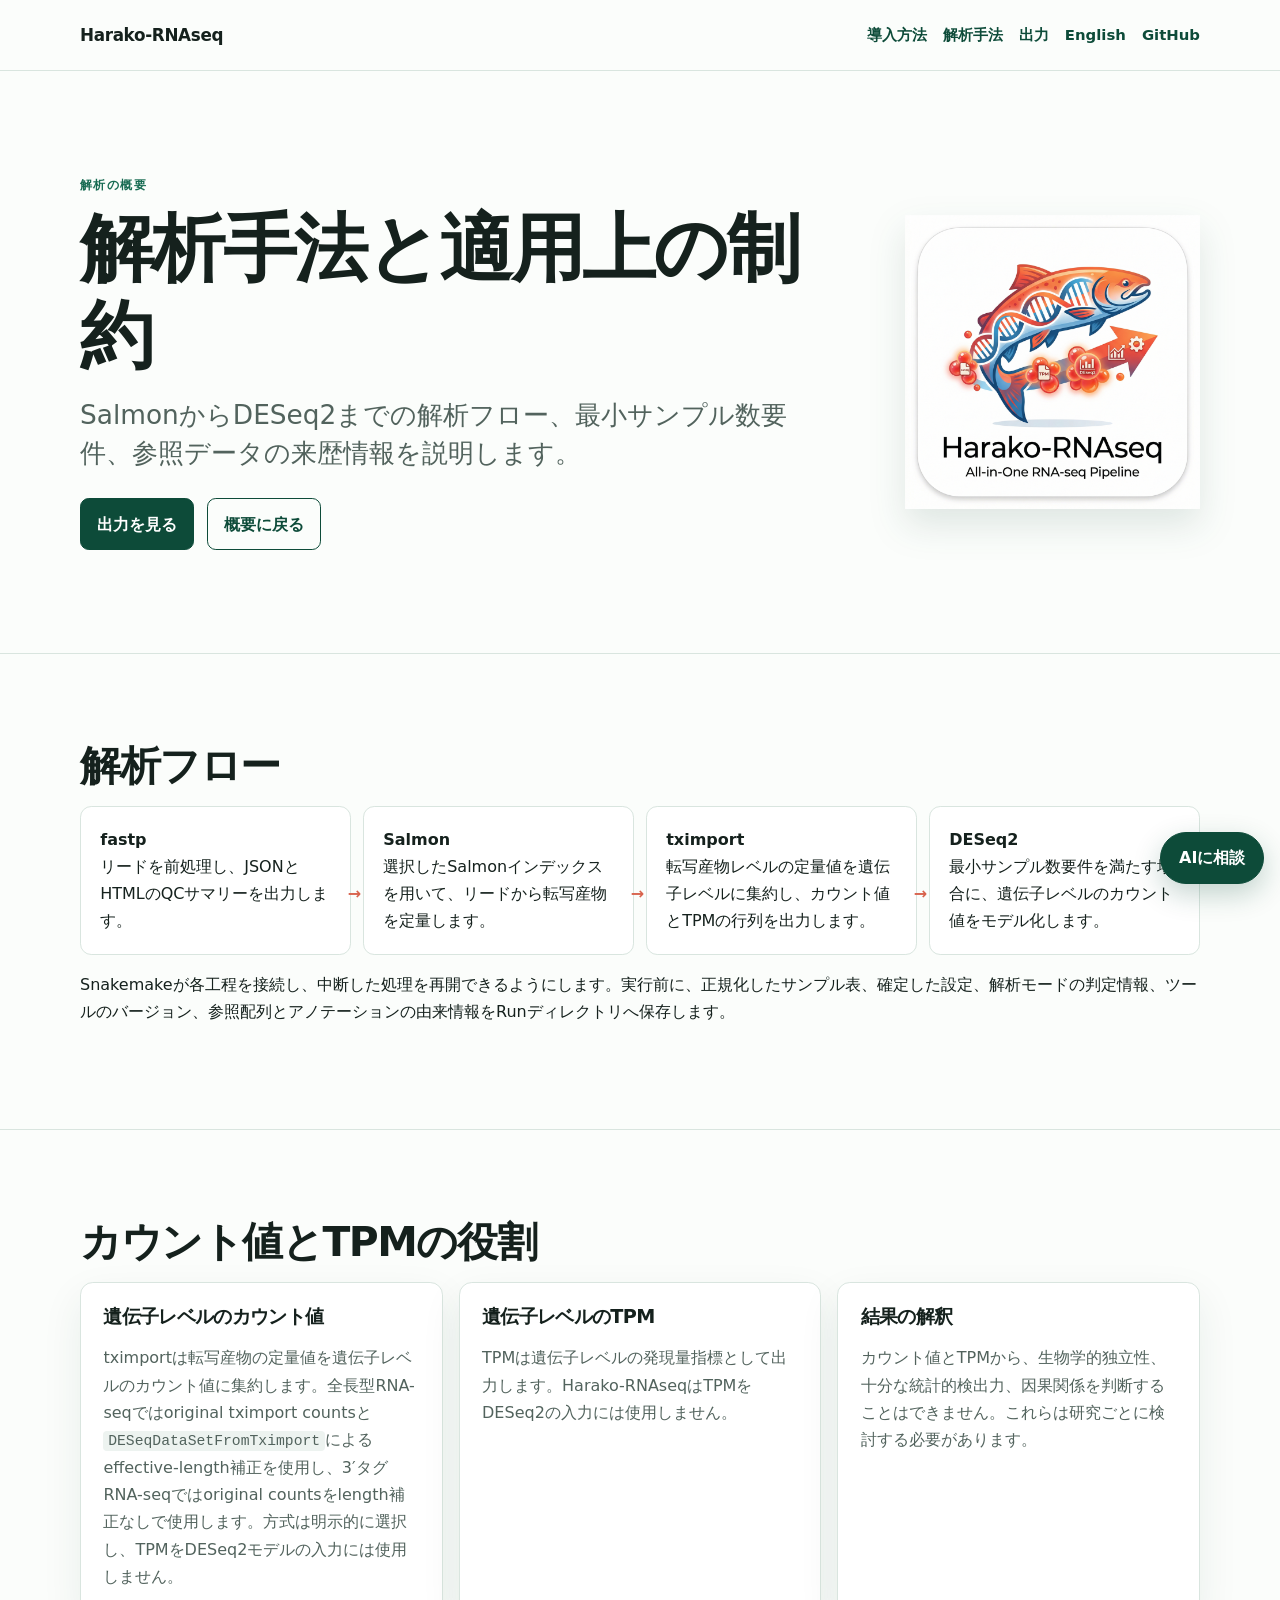
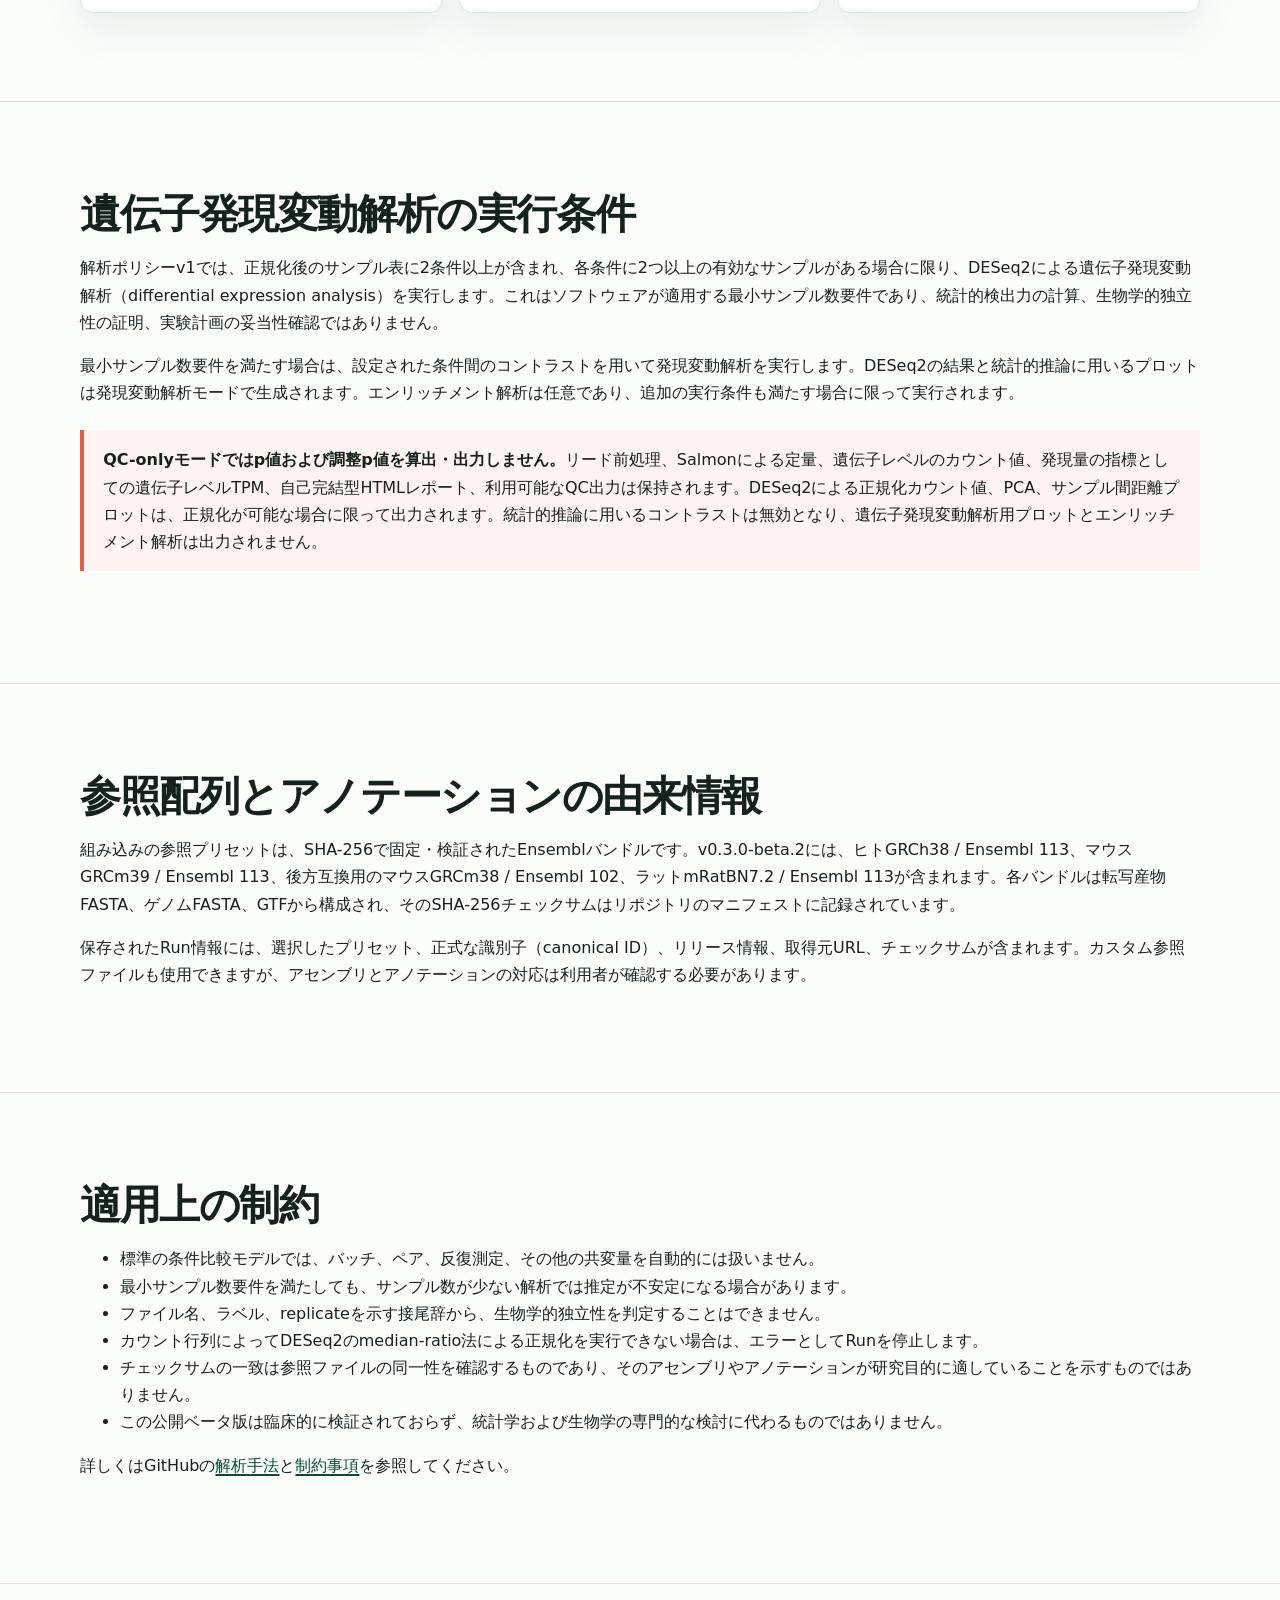
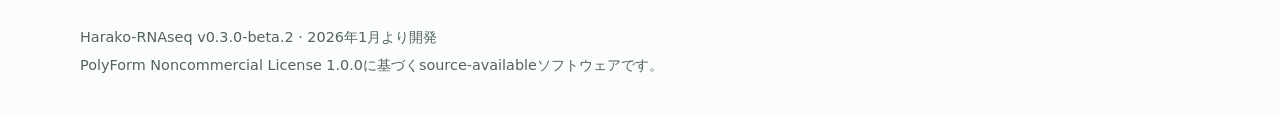
<file: site/ja/methods/index.html>
<!doctype html>
<html lang="ja">
<head>
  <meta charset="utf-8">
  <meta name="viewport" content="width=device-width, initial-scale=1">
  <title>Harako-RNAseq | 解析手法と適用上の制約</title>
  <meta name="description" content="fastp、Salmon、tximport、DESeq2によるHarako-RNAseqの解析フロー、カウント値とTPMの役割、最小サンプル数要件、QC-onlyモード、参照情報を説明します。">
  <link rel="canonical" href="https://do-shima.github.io/harako-rnaseq/ja/methods/">
  <link rel="alternate" hreflang="en" href="https://do-shima.github.io/harako-rnaseq/methods/">
  <link rel="alternate" hreflang="ja" href="https://do-shima.github.io/harako-rnaseq/ja/methods/">
  <link rel="alternate" hreflang="x-default" href="https://do-shima.github.io/harako-rnaseq/methods/">
  <meta property="og:title" content="Harako-RNAseq | 解析手法と適用上の制約">
  <meta property="og:description" content="fastp、Salmon、tximport、DESeq2によるHarako-RNAseqの解析フロー、カウント値とTPMの役割、最小サンプル数要件、QC-onlyモード、参照情報を説明します。">
  <meta property="og:type" content="website">
  <meta property="og:url" content="https://do-shima.github.io/harako-rnaseq/ja/methods/">
  <meta property="og:image" content="https://do-shima.github.io/harako-rnaseq/assets/harako-logo.png">
  <link rel="stylesheet" href="../../assets/site.css">
  <script src="../../assets/ai-consult.js" defer></script>
  <script type="application/ld+json">
  {
    "@context": "https://schema.org",
    "@type": "SoftwareApplication",
    "name": "Harako-RNAseq",
    "alternateName": "Harako RNAseq",
    "softwareVersion": "0.3.0-beta.2",
    "operatingSystem": "Windows and Linux through Docker",
    "applicationSubCategory": "Bioinformatics",
    "description": "fastp、Salmon、tximport、DESeq2を用いたバルクRNA-seq解析フローと、最小サンプル数要件、QC-onlyモード、参照データの来歴情報を説明します。",
    "codeRepository": "https://github.com/do-shima/harako-rnaseq",
    "downloadUrl": "https://github.com/do-shima/harako-rnaseq/releases/tag/v0.3.0-beta.2",
    "license": "https://polyformproject.org/licenses/noncommercial/1.0.0/",
    "author": {"@type": "Person", "name": "Daisuke Ohshima"},
    "isAccessibleForFree": true,
    "offers": {"@type": "Offer", "price": 0, "priceCurrency": "USD"}
  }
  </script>
</head>
<body>
  <a class="skip-link" href="#main">本文へ移動</a>
  <header class="site-header">
    <nav class="nav" aria-label="メインナビゲーション">
      <a class="brand" href="../">Harako-RNAseq</a>
      <div class="nav-links">
        <a href="../installation/">導入方法</a>
        <a aria-current="page" href="./">解析手法</a>
        <a href="../outputs/">出力</a>
        <a href="../../methods/" lang="en">English</a>
        <a href="https://github.com/do-shima/harako-rnaseq">GitHub</a>
      </div>
    </nav>
  </header>

  <main id="main">
    <section class="container hero page-hero">
      <div>
        <p class="eyebrow">解析の概要</p>
        <h1>解析手法と適用上の制約</h1>
        <p class="subtitle">SalmonからDESeq2までの解析フロー、最小サンプル数要件、参照データの来歴情報を説明します。</p>
        <div class="actions"><a class="button primary" href="../outputs/">出力を見る</a><a class="button" href="../">概要に戻る</a></div>
      </div>
      <img class="hero-logo" src="../../assets/harako-logo.png" width="640" height="640" alt="Harako-RNAseqのロゴ">
    </section>

    <section class="section">
      <div class="container">
        <h2>解析フロー</h2>
        <ol class="flow" aria-label="解析フロー">
          <li><strong>fastp</strong><br>リードを前処理し、JSONとHTMLのQCサマリーを出力します。</li>
          <li><strong>Salmon</strong><br>選択したSalmonインデックスを用いて、リードから転写産物を定量します。</li>
          <li><strong>tximport</strong><br>転写産物レベルの定量値を遺伝子レベルに集約し、カウント値とTPMの行列を出力します。</li>
          <li><strong>DESeq2</strong><br>最小サンプル数要件を満たす場合に、遺伝子レベルのカウント値をモデル化します。</li>
        </ol>
        <p>Snakemakeが各工程を接続し、中断した処理を再開できるようにします。実行前に、正規化したサンプル表、確定した設定、解析モードの判定情報、ツールのバージョン、参照配列とアノテーションの由来情報をRunディレクトリへ保存します。</p>
      </div>
    </section>

    <section class="section">
      <div class="container">
        <h2>カウント値とTPMの役割</h2>
        <div class="grid">
          <article class="card"><h3>遺伝子レベルのカウント値</h3><p>tximportは転写産物の定量値を遺伝子レベルのカウント値に集約します。全長型RNA-seqではoriginal tximport countsと<code>DESeqDataSetFromTximport</code>によるeffective-length補正を使用し、3′タグRNA-seqではoriginal countsをlength補正なしで使用します。方式は明示的に選択し、TPMをDESeq2モデルの入力には使用しません。</p></article>
          <article class="card"><h3>遺伝子レベルのTPM</h3><p>TPMは遺伝子レベルの発現量指標として出力します。Harako-RNAseqはTPMをDESeq2の入力には使用しません。</p></article>
          <article class="card"><h3>結果の解釈</h3><p>カウント値とTPMから、生物学的独立性、十分な統計的検出力、因果関係を判断することはできません。これらは研究ごとに検討する必要があります。</p></article>
        </div>
      </div>
    </section>

    <section class="section">
      <div class="container">
        <h2>遺伝子発現変動解析の実行条件</h2>
        <p>解析ポリシーv1では、正規化後のサンプル表に2条件以上が含まれ、各条件に2つ以上の有効なサンプルがある場合に限り、DESeq2による遺伝子発現変動解析（differential expression analysis）を実行します。これはソフトウェアが適用する最小サンプル数要件であり、統計的検出力の計算、生物学的独立性の証明、実験計画の妥当性確認ではありません。</p>
        <p>最小サンプル数要件を満たす場合は、設定された条件間のコントラストを用いて発現変動解析を実行します。DESeq2の結果と統計的推論に用いるプロットは発現変動解析モードで生成されます。エンリッチメント解析は任意であり、追加の実行条件も満たす場合に限って実行されます。</p>
        <div class="notice"><strong>QC-onlyモードではp値および調整p値を算出・出力しません。</strong>リード前処理、Salmonによる定量、遺伝子レベルのカウント値、発現量の指標としての遺伝子レベルTPM、自己完結型HTMLレポート、利用可能なQC出力は保持されます。DESeq2による正規化カウント値、PCA、サンプル間距離プロットは、正規化が可能な場合に限って出力されます。統計的推論に用いるコントラストは無効となり、遺伝子発現変動解析用プロットとエンリッチメント解析は出力されません。</div>
      </div>
    </section>

    <section class="section">
      <div class="container">
        <h2>参照配列とアノテーションの由来情報</h2>
        <p>組み込みの参照プリセットは、SHA-256で固定・検証されたEnsemblバンドルです。v0.3.0-beta.2には、ヒトGRCh38 / Ensembl 113、マウスGRCm39 / Ensembl 113、後方互換用のマウスGRCm38 / Ensembl 102、ラットmRatBN7.2 / Ensembl 113が含まれます。各バンドルは転写産物FASTA、ゲノムFASTA、GTFから構成され、そのSHA-256チェックサムはリポジトリのマニフェストに記録されています。</p>
        <p>保存されたRun情報には、選択したプリセット、正式な識別子（canonical ID）、リリース情報、取得元URL、チェックサムが含まれます。カスタム参照ファイルも使用できますが、アセンブリとアノテーションの対応は利用者が確認する必要があります。</p>
      </div>
    </section>

    <section class="section">
      <div class="container">
        <h2>適用上の制約</h2>
        <ul>
          <li>標準の条件比較モデルでは、バッチ、ペア、反復測定、その他の共変量を自動的には扱いません。</li>
          <li>最小サンプル数要件を満たしても、サンプル数が少ない解析では推定が不安定になる場合があります。</li>
          <li>ファイル名、ラベル、replicateを示す接尾辞から、生物学的独立性を判定することはできません。</li>
          <li>カウント行列によってDESeq2のmedian-ratio法による正規化を実行できない場合は、エラーとしてRunを停止します。</li>
          <li>チェックサムの一致は参照ファイルの同一性を確認するものであり、そのアセンブリやアノテーションが研究目的に適していることを示すものではありません。</li>
          <li>この公開ベータ版は臨床的に検証されておらず、統計学および生物学の専門的な検討に代わるものではありません。</li>
        </ul>
        <p>詳しくはGitHubの<a href="https://github.com/do-shima/harako-rnaseq/blob/main/docs/scientific-methods.md">解析手法</a>と<a href="https://github.com/do-shima/harako-rnaseq/blob/main/docs/limitations.md">制約事項</a>を参照してください。</p>
      </div>
    </section>
  </main>

  <footer class="site-footer">
    <div class="container">
      <p>Harako-RNAseq v0.3.0-beta.2 · 2026年1月より開発</p>
      <p>PolyForm Noncommercial License 1.0.0に基づくsource-availableソフトウェアです。</p>
    </div>
  </footer>
</body>
</html>
</file>
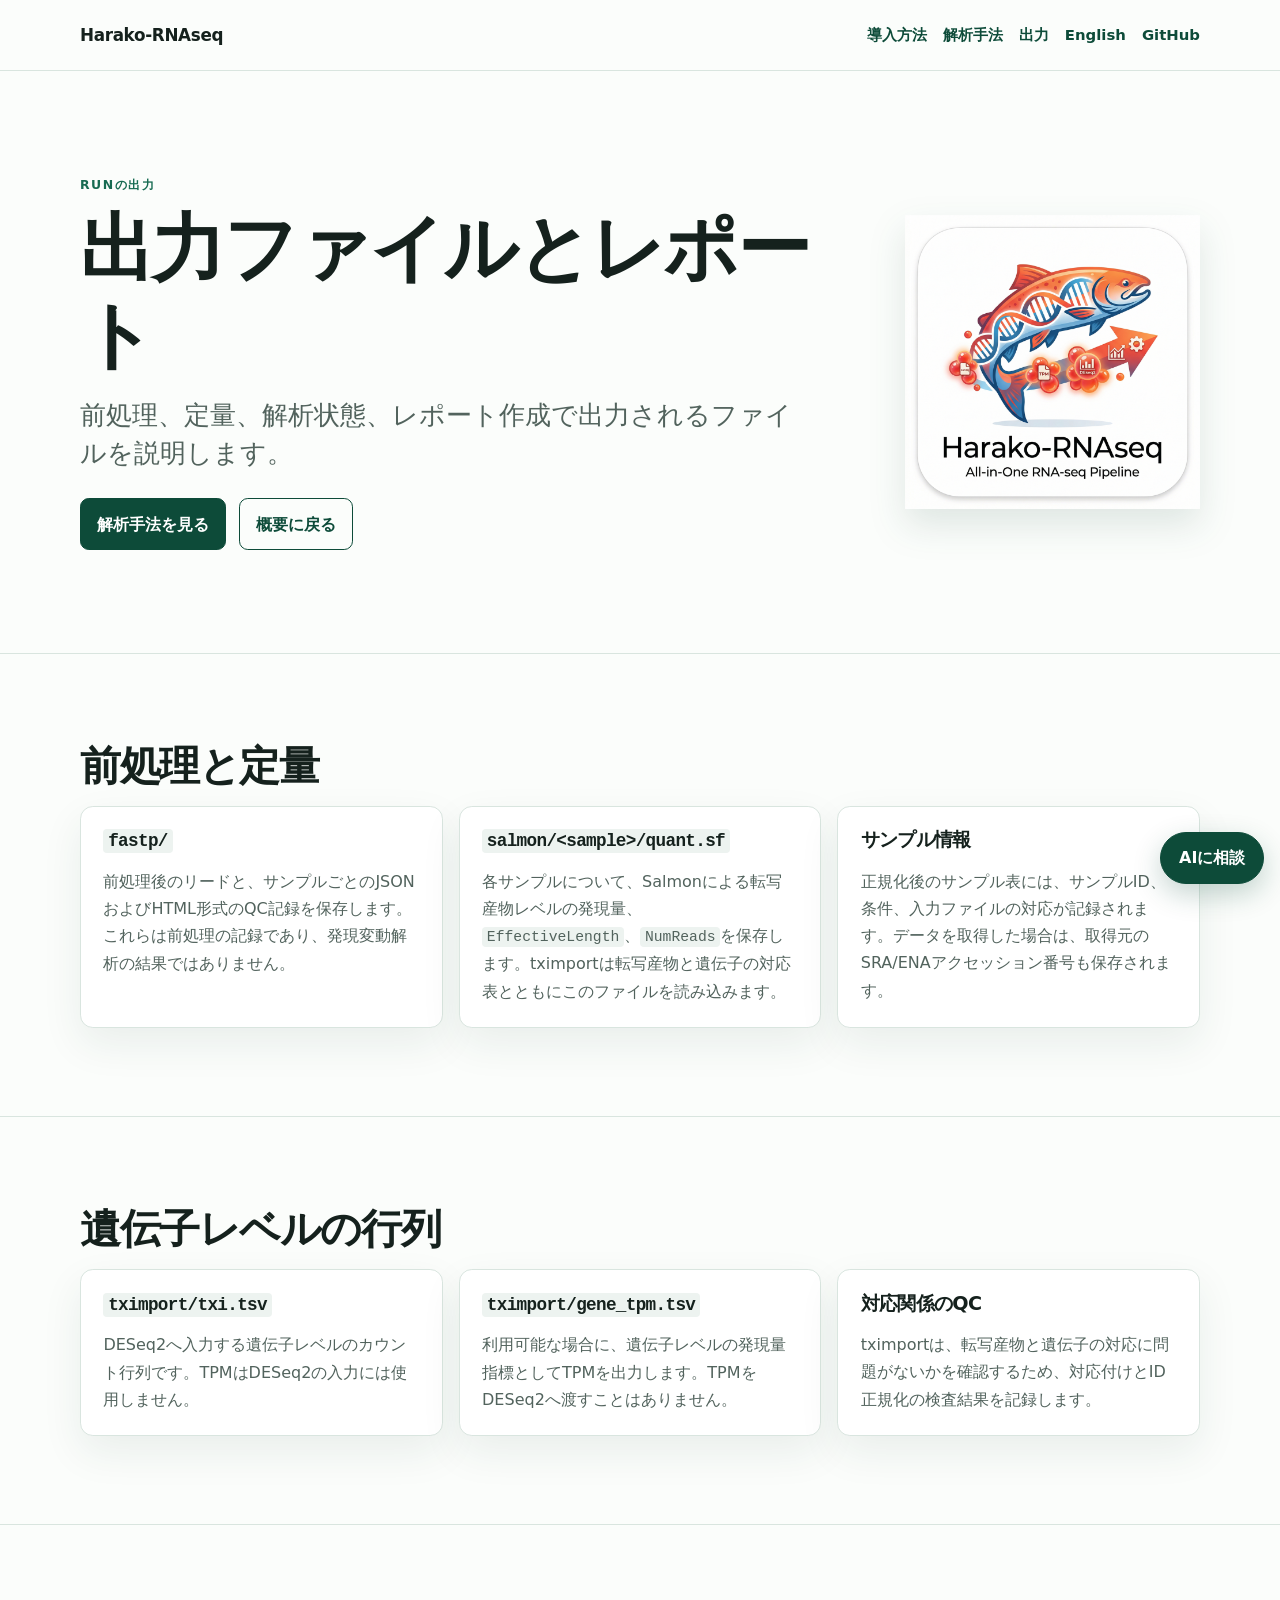
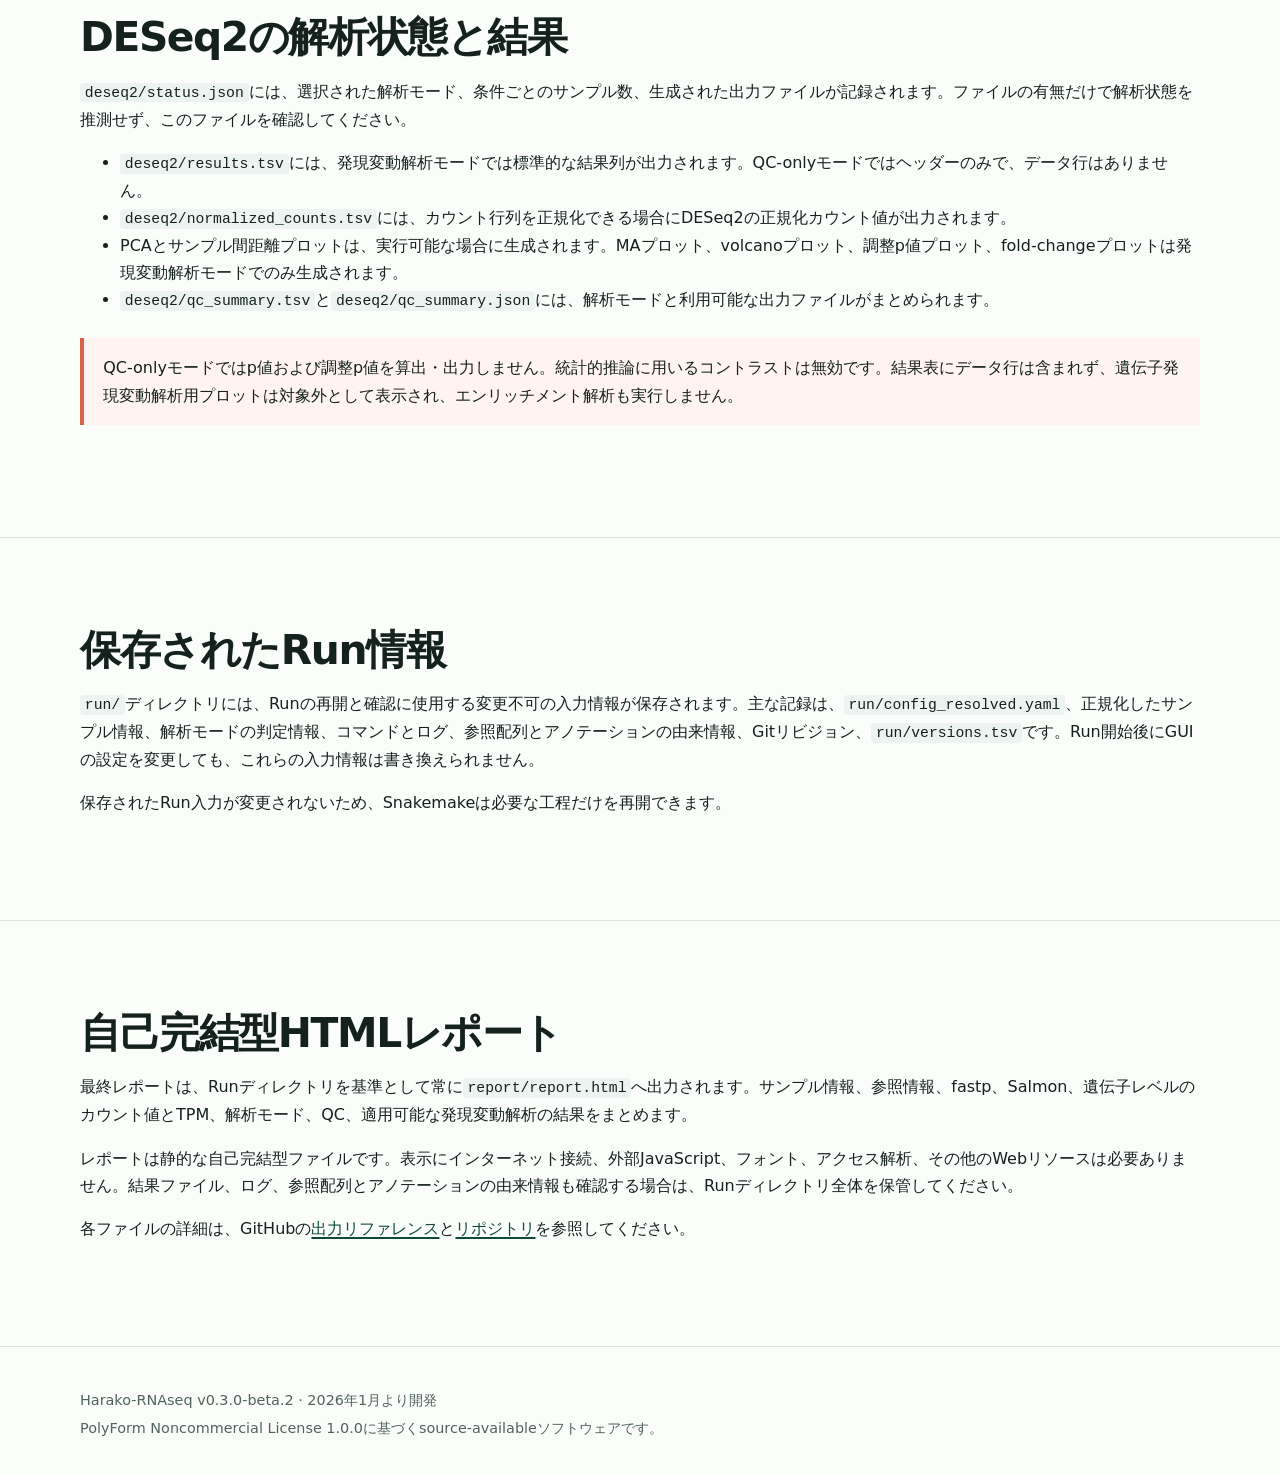
<file: site/ja/outputs/index.html>
<!doctype html>
<html lang="ja">
<head>
  <meta charset="utf-8">
  <meta name="viewport" content="width=device-width, initial-scale=1">
  <title>Harako-RNAseq | 出力ファイルとHTMLレポート</title>
  <meta name="description" content="fastp QC、Salmon quant.sf、遺伝子レベルのカウント値とTPM、DESeq2の解析状態、保存されたRun情報、自己完結型HTMLレポートを説明します。">
  <link rel="canonical" href="https://do-shima.github.io/harako-rnaseq/ja/outputs/">
  <link rel="alternate" hreflang="en" href="https://do-shima.github.io/harako-rnaseq/outputs/">
  <link rel="alternate" hreflang="ja" href="https://do-shima.github.io/harako-rnaseq/ja/outputs/">
  <link rel="alternate" hreflang="x-default" href="https://do-shima.github.io/harako-rnaseq/outputs/">
  <meta property="og:title" content="Harako-RNAseq | 出力ファイルとHTMLレポート">
  <meta property="og:description" content="fastp QC、Salmon quant.sf、遺伝子レベルのカウント値とTPM、DESeq2の解析状態、保存されたRun情報、自己完結型HTMLレポートを説明します。">
  <meta property="og:type" content="website">
  <meta property="og:url" content="https://do-shima.github.io/harako-rnaseq/ja/outputs/">
  <meta property="og:image" content="https://do-shima.github.io/harako-rnaseq/assets/harako-logo.png">
  <link rel="stylesheet" href="../../assets/site.css">
  <script src="../../assets/ai-consult.js" defer></script>
  <script type="application/ld+json">
  {
    "@context": "https://schema.org",
    "@type": "SoftwareApplication",
    "name": "Harako-RNAseq",
    "alternateName": "Harako RNAseq",
    "softwareVersion": "0.3.0-beta.2",
    "operatingSystem": "Windows and Linux through Docker",
    "applicationSubCategory": "Bioinformatics",
    "description": "fastp QC、Salmonによる転写産物定量、遺伝子レベルのカウント値とTPM、DESeq2の解析状態、自己完結型HTMLレポートを出力するバルクRNA-seq解析GUIです。",
    "codeRepository": "https://github.com/do-shima/harako-rnaseq",
    "downloadUrl": "https://github.com/do-shima/harako-rnaseq/releases/tag/v0.3.0-beta.2",
    "license": "https://polyformproject.org/licenses/noncommercial/1.0.0/",
    "author": {"@type": "Person", "name": "Daisuke Ohshima"},
    "isAccessibleForFree": true,
    "offers": {"@type": "Offer", "price": 0, "priceCurrency": "USD"}
  }
  </script>
</head>
<body>
  <a class="skip-link" href="#main">本文へ移動</a>
  <header class="site-header">
    <nav class="nav" aria-label="メインナビゲーション">
      <a class="brand" href="../">Harako-RNAseq</a>
      <div class="nav-links">
        <a href="../installation/">導入方法</a>
        <a href="../methods/">解析手法</a>
        <a aria-current="page" href="./">出力</a>
        <a href="../../outputs/" lang="en">English</a>
        <a href="https://github.com/do-shima/harako-rnaseq">GitHub</a>
      </div>
    </nav>
  </header>

  <main id="main">
    <section class="container hero page-hero">
      <div>
        <p class="eyebrow">Runの出力</p>
        <h1>出力ファイルとレポート</h1>
        <p class="subtitle">前処理、定量、解析状態、レポート作成で出力されるファイルを説明します。</p>
        <div class="actions"><a class="button primary" href="../methods/">解析手法を見る</a><a class="button" href="../">概要に戻る</a></div>
      </div>
      <img class="hero-logo" src="../../assets/harako-logo.png" width="640" height="640" alt="Harako-RNAseqのロゴ">
    </section>

    <section class="section">
      <div class="container">
        <h2>前処理と定量</h2>
        <div class="grid">
          <article class="card"><h3><code>fastp/</code></h3><p>前処理後のリードと、サンプルごとのJSONおよびHTML形式のQC記録を保存します。これらは前処理の記録であり、発現変動解析の結果ではありません。</p></article>
          <article class="card"><h3><code>salmon/&lt;sample&gt;/quant.sf</code></h3><p>各サンプルについて、Salmonによる転写産物レベルの発現量、<code>EffectiveLength</code>、<code>NumReads</code>を保存します。tximportは転写産物と遺伝子の対応表とともにこのファイルを読み込みます。</p></article>
          <article class="card"><h3>サンプル情報</h3><p>正規化後のサンプル表には、サンプルID、条件、入力ファイルの対応が記録されます。データを取得した場合は、取得元のSRA/ENAアクセッション番号も保存されます。</p></article>
        </div>
      </div>
    </section>

    <section class="section">
      <div class="container">
        <h2>遺伝子レベルの行列</h2>
        <div class="grid">
          <article class="card"><h3><code>tximport/txi.tsv</code></h3><p>DESeq2へ入力する遺伝子レベルのカウント行列です。TPMはDESeq2の入力には使用しません。</p></article>
          <article class="card"><h3><code>tximport/gene_tpm.tsv</code></h3><p>利用可能な場合に、遺伝子レベルの発現量指標としてTPMを出力します。TPMをDESeq2へ渡すことはありません。</p></article>
          <article class="card"><h3>対応関係のQC</h3><p>tximportは、転写産物と遺伝子の対応に問題がないかを確認するため、対応付けとID正規化の検査結果を記録します。</p></article>
        </div>
      </div>
    </section>

    <section class="section">
      <div class="container">
        <h2>DESeq2の解析状態と結果</h2>
        <p><code>deseq2/status.json</code>には、選択された解析モード、条件ごとのサンプル数、生成された出力ファイルが記録されます。ファイルの有無だけで解析状態を推測せず、このファイルを確認してください。</p>
        <ul>
          <li><code>deseq2/results.tsv</code>には、発現変動解析モードでは標準的な結果列が出力されます。QC-onlyモードではヘッダーのみで、データ行はありません。</li>
          <li><code>deseq2/normalized_counts.tsv</code>には、カウント行列を正規化できる場合にDESeq2の正規化カウント値が出力されます。</li>
          <li>PCAとサンプル間距離プロットは、実行可能な場合に生成されます。MAプロット、volcanoプロット、調整p値プロット、fold-changeプロットは発現変動解析モードでのみ生成されます。</li>
          <li><code>deseq2/qc_summary.tsv</code>と<code>deseq2/qc_summary.json</code>には、解析モードと利用可能な出力ファイルがまとめられます。</li>
        </ul>
        <div class="notice">QC-onlyモードではp値および調整p値を算出・出力しません。統計的推論に用いるコントラストは無効です。結果表にデータ行は含まれず、遺伝子発現変動解析用プロットは対象外として表示され、エンリッチメント解析も実行しません。</div>
      </div>
    </section>

    <section class="section">
      <div class="container">
        <h2>保存されたRun情報</h2>
        <p><code>run/</code>ディレクトリには、Runの再開と確認に使用する変更不可の入力情報が保存されます。主な記録は、<code>run/config_resolved.yaml</code>、正規化したサンプル情報、解析モードの判定情報、コマンドとログ、参照配列とアノテーションの由来情報、Gitリビジョン、<code>run/versions.tsv</code>です。Run開始後にGUIの設定を変更しても、これらの入力情報は書き換えられません。</p>
        <p>保存されたRun入力が変更されないため、Snakemakeは必要な工程だけを再開できます。</p>
      </div>
    </section>

    <section class="section">
      <div class="container">
        <h2>自己完結型HTMLレポート</h2>
        <p>最終レポートは、Runディレクトリを基準として常に<code>report/report.html</code>へ出力されます。サンプル情報、参照情報、fastp、Salmon、遺伝子レベルのカウント値とTPM、解析モード、QC、適用可能な発現変動解析の結果をまとめます。</p>
        <p>レポートは静的な自己完結型ファイルです。表示にインターネット接続、外部JavaScript、フォント、アクセス解析、その他のWebリソースは必要ありません。結果ファイル、ログ、参照配列とアノテーションの由来情報も確認する場合は、Runディレクトリ全体を保管してください。</p>
        <p>各ファイルの詳細は、GitHubの<a href="https://github.com/do-shima/harako-rnaseq/blob/main/docs/output-reference.md">出力リファレンス</a>と<a href="https://github.com/do-shima/harako-rnaseq">リポジトリ</a>を参照してください。</p>
      </div>
    </section>
  </main>

  <footer class="site-footer">
    <div class="container">
      <p>Harako-RNAseq v0.3.0-beta.2 · 2026年1月より開発</p>
      <p>PolyForm Noncommercial License 1.0.0に基づくsource-availableソフトウェアです。</p>
    </div>
  </footer>
</body>
</html>
</file>
<file: site/assets/site.css>
:root {
  color-scheme: light;
  --ink: #15211d;
  --muted: #52635d;
  --paper: #fbfdfb;
  --panel: #ffffff;
  --green: #176b52;
  --green-dark: #0d4b39;
  --mint: #dff3ea;
  --salmon: #d8624c;
  --line: #d9e5df;
  --shadow: 0 16px 40px rgba(20, 63, 49, 0.08);
}
* {
  box-sizing: border-box;
}

html {
  scroll-behavior: smooth;
}

body {
  margin: 0;
  color: var(--ink);
  background: var(--paper);
  font-family: system-ui, -apple-system, BlinkMacSystemFont, "Segoe UI", sans-serif;
  font-size: 1rem;
  line-height: 1.7;
}

a {
  color: var(--green-dark);
  text-decoration-thickness: 0.1em;
  text-underline-offset: 0.18em;
}

a:hover {
  color: var(--salmon);
}

.skip-link {
  position: absolute;
  top: -5rem;
  left: 1rem;
  z-index: 10;
  padding: 0.7rem 1rem;
  color: white;
  background: var(--green-dark);
}

.skip-link:focus {
  top: 1rem;
}

.site-header {
  border-bottom: 1px solid var(--line);
  background: rgba(251, 253, 251, 0.96);
}

.nav,
.container {
  width: min(1120px, calc(100% - 2rem));
  margin-inline: auto;
}

.nav {
  display: flex;
  align-items: center;
  justify-content: space-between;
  gap: 1.5rem;
  min-height: 4.4rem;
}

.brand {
  color: var(--ink);
  font-size: 1.05rem;
  font-weight: 800;
  letter-spacing: -0.02em;
  text-decoration: none;
  white-space: nowrap;
}

.nav-links {
  display: flex;
  flex-wrap: wrap;
  justify-content: flex-end;
  gap: 0.35rem 1rem;
}

.nav-links a {
  font-size: 0.93rem;
  font-weight: 650;
  text-decoration: none;
}

.hero {
  display: grid;
  grid-template-columns: minmax(0, 1.45fr) minmax(240px, 0.55fr);
  align-items: center;
  gap: 3rem;
  padding-block: clamp(3.5rem, 8vw, 7rem);
}

.eyebrow {
  margin: 0 0 0.7rem;
  color: var(--green);
  font-size: 0.78rem;
  font-weight: 800;
  letter-spacing: 0.12em;
  text-transform: uppercase;
}

h1,
h2,
h3 {
  line-height: 1.18;
  letter-spacing: -0.035em;
}

h1 {
  max-width: 16ch;
  margin: 0;
  font-size: clamp(2.8rem, 7vw, 5.7rem);
}

.page-hero h1 {
  font-size: clamp(2.45rem, 6vw, 4.6rem);
}

h2 {
  margin: 0 0 1rem;
  font-size: clamp(1.75rem, 4vw, 2.55rem);
}

h3 {
  margin: 0 0 0.45rem;
  font-size: 1.2rem;
}

.subtitle {
  max-width: 720px;
  margin: 1rem 0;
  color: var(--muted);
  font-size: clamp(1.2rem, 2.7vw, 1.65rem);
  line-height: 1.45;
}

.lede {
  max-width: 760px;
  color: var(--muted);
  font-size: 1.08rem;
}

.hero-logo {
  display: block;
  width: min(100%, 330px);
  height: auto;
  margin-inline: auto;
  filter: drop-shadow(0 16px 18px rgba(20, 63, 49, 0.12));
}

.actions {
  display: flex;
  flex-wrap: wrap;
  gap: 0.8rem;
  margin-top: 1.6rem;
}

.button {
  display: inline-block;
  padding: 0.72rem 1rem;
  border: 1px solid var(--green-dark);
  border-radius: 0.55rem;
  font-weight: 750;
  text-decoration: none;
}

.button.primary {
  color: white;
  background: var(--green-dark);
}

.button:hover {
  border-color: var(--salmon);
}

.button.primary:hover {
  color: white;
  background: var(--salmon);
}

.status {
  display: flex;
  flex-wrap: wrap;
  gap: 0.55rem;
  margin-top: 1.3rem;
}

.pill {
  padding: 0.25rem 0.65rem;
  border-radius: 999px;
  color: var(--green-dark);
  background: var(--mint);
  font-size: 0.84rem;
  font-weight: 750;
}

.section {
  padding-block: clamp(3rem, 7vw, 5.5rem);
  border-top: 1px solid var(--line);
}

.section-intro {
  max-width: 720px;
  margin-bottom: 2rem;
  color: var(--muted);
}

.grid {
  display: grid;
  grid-template-columns: repeat(3, minmax(0, 1fr));
  gap: 1rem;
}

.card {
  padding: 1.4rem;
  border: 1px solid var(--line);
  border-radius: 0.8rem;
  background: var(--panel);
  box-shadow: var(--shadow);
}

.card p,
.card ul {
  margin-bottom: 0;
  color: var(--muted);
}

.flow {
  display: grid;
  grid-template-columns: repeat(4, minmax(0, 1fr));
  gap: 0.75rem;
  padding: 0;
  list-style: none;
}

.flow li {
  position: relative;
  padding: 1.2rem;
  border: 1px solid var(--line);
  border-radius: 0.7rem;
  background: var(--panel);
}

.flow li:not(:last-child)::after {
  position: absolute;
  top: 50%;
  right: -0.7rem;
  z-index: 1;
  content: "→";
  color: var(--salmon);
  font-weight: 900;
}

.screenshot-gallery {
  display: grid;
  grid-template-columns: repeat(2, minmax(0, 1fr));
  gap: 1rem;
}

.screenshot-card {
  overflow: hidden;
  margin: 0;
  border: 1px solid var(--line);
  border-radius: 0.8rem;
  background: var(--panel);
  box-shadow: var(--shadow);
}

.screenshot-card a {
  display: block;
}

.screenshot-card a:focus-visible {
  outline: 3px solid var(--salmon);
  outline-offset: -3px;
}

.screenshot-card img {
  display: block;
  width: 100%;
  height: auto;
  border-bottom: 1px solid var(--line);
}

.screenshot-card figcaption {
  padding: 1rem 1.2rem 1.15rem;
  color: var(--muted);
}

.notice {
  margin-block: 1.5rem;
  padding: 1rem 1.2rem;
  border-left: 4px solid var(--salmon);
  background: #fff4f1;
}

code {
  padding: 0.12rem 0.3rem;
  border-radius: 0.25rem;
  background: #edf3f0;
  font-size: 0.92em;
}

pre {
  overflow-x: auto;
  padding: 1rem 1.15rem;
  border-radius: 0.65rem;
  color: #eaf7f1;
  background: #12251e;
  line-height: 1.55;
}

pre code {
  padding: 0;
  color: inherit;
  background: transparent;
}

.site-footer {
  padding-block: 2.3rem;
  border-top: 1px solid var(--line);
  color: var(--muted);
  font-size: 0.9rem;
}

.site-footer p {
  margin: 0.25rem 0;
}

.ai-consult-launcher {
  position: fixed;
  right: max(1rem, env(safe-area-inset-right));
  bottom: max(1rem, env(safe-area-inset-bottom));
  z-index: 40;
  min-height: 44px;
  padding: 0.72rem 1.1rem;
  border: 1px solid var(--green-dark);
  border-radius: 999px;
  color: white;
  background: var(--green-dark);
  box-shadow: 0 10px 28px rgba(13, 75, 57, 0.24);
  font: inherit;
  font-weight: 750;
  cursor: pointer;
}

.ai-consult-launcher:hover {
  border-color: var(--salmon);
  background: var(--salmon);
}

.ai-consult-dialog {
  width: min(680px, calc(100% - 2rem));
  max-height: calc(100vh - 2rem);
  margin: auto;
  padding: 0;
  overflow: auto;
  border: 1px solid var(--line);
  border-radius: 0.8rem;
  color: var(--ink);
  background: var(--panel);
  box-shadow: 0 22px 64px rgba(13, 75, 57, 0.24);
}

.ai-consult-dialog::backdrop {
  background: rgba(21, 33, 29, 0.55);
}

.ai-consult-panel {
  padding: clamp(1rem, 4vw, 1.6rem);
}

.ai-consult-header {
  display: flex;
  align-items: flex-start;
  justify-content: space-between;
  gap: 1rem;
}

.ai-consult-header h2 {
  margin: 0;
  font-size: clamp(1.45rem, 4vw, 2rem);
}

.ai-consult-close,
.ai-consult-provider-grid button,
.ai-consult-share,
.ai-consult-copy-only {
  min-height: 44px;
  border: 1px solid var(--green-dark);
  border-radius: 0.55rem;
  color: var(--green-dark);
  background: var(--panel);
  font: inherit;
  font-weight: 750;
  cursor: pointer;
}

.ai-consult-close {
  flex: 0 0 44px;
  width: 44px;
  padding: 0;
  font-size: 1.5rem;
  line-height: 1;
}

.ai-consult-introduction {
  margin: 0.75rem 0 1rem;
  color: var(--muted);
}

.ai-consult-field {
  margin-top: 1rem;
}

.ai-consult-field label,
.ai-consult-providers-label {
  display: block;
  margin: 0 0 0.35rem;
  font-weight: 750;
}

.ai-consult-field select,
.ai-consult-field textarea {
  width: 100%;
  min-height: 44px;
  padding: 0.65rem 0.75rem;
  border: 1px solid #a9bbb3;
  border-radius: 0.5rem;
  color: var(--ink);
  background: var(--panel);
  font: inherit;
  line-height: 1.5;
}

.ai-consult-field textarea {
  resize: vertical;
}

.ai-consult-field .ai-consult-prompt {
  min-height: 11rem;
  color: var(--muted);
  background: #f3f7f5;
  font-family: ui-monospace, SFMono-Regular, Consolas, monospace;
  font-size: 0.82rem;
}

.ai-consult-details {
  margin-top: 0.75rem;
  border: 1px solid var(--line);
  border-radius: 0.55rem;
  background: var(--panel);
}

.ai-consult-details summary {
  min-height: 44px;
  padding: 0.55rem 0.8rem;
  font-weight: 750;
  cursor: pointer;
}

.ai-consult-details[open] summary {
  border-bottom: 1px solid var(--line);
}

.ai-consult-details .ai-consult-field {
  margin: 0;
  padding: 0.85rem;
}

.ai-consult-details-copy {
  margin: 0;
  padding: 0.85rem;
  color: var(--muted);
}

.ai-consult-visually-hidden {
  position: absolute;
  width: 1px;
  height: 1px;
  padding: 0;
  overflow: hidden;
  clip: rect(0 0 0 0);
  white-space: nowrap;
  border: 0;
}

.ai-consult-privacy {
  margin: 1rem 0;
  padding: 0.9rem 1rem;
  border-left: 4px solid var(--salmon);
  background: #fff4f1;
  font-size: 0.92rem;
}

.ai-consult-provider-grid {
  display: grid;
  grid-template-columns: repeat(2, minmax(0, 1fr));
  gap: 0.65rem;
}

.ai-consult-provider-grid button,
.ai-consult-share,
.ai-consult-copy-only {
  padding: 0.65rem 0.85rem;
}

.ai-consult-provider-grid button:hover,
.ai-consult-share:hover,
.ai-consult-copy-only:hover,
.ai-consult-close:hover {
  border-color: var(--salmon);
  color: white;
  background: var(--salmon);
}

.ai-consult-share-section[hidden] {
  display: none;
}

.ai-consult-share {
  width: 100%;
  color: white;
  background: var(--green-dark);
}

.ai-consult-share-helper {
  margin: 0.4rem 0 0;
  color: var(--muted);
  font-size: 0.88rem;
}

.ai-consult-copy-only {
  width: 100%;
}

.ai-consult-status {
  min-height: 1.7em;
  margin: 0.75rem 0 0;
  color: var(--muted);
  font-size: 0.9rem;
}

.ai-consult-status:empty {
  display: none;
}

.ai-consult-launcher:focus-visible,
.ai-consult-dialog button:focus-visible,
.ai-consult-dialog select:focus-visible,
.ai-consult-dialog textarea:focus-visible {
  outline: 3px solid var(--salmon);
  outline-offset: 3px;
}

.ai-consult-details summary:focus-visible {
  outline: 3px solid var(--salmon);
  outline-offset: 3px;
}

@media (max-width: 760px) {
  .nav {
    align-items: flex-start;
    flex-direction: column;
    padding-block: 1rem;
  }

  .nav-links {
    justify-content: flex-start;
  }

  .hero {
    grid-template-columns: 1fr;
  }

  .hero-logo {
    width: min(70vw, 280px);
  }

  .grid,
  .flow,
  .screenshot-gallery {
    grid-template-columns: 1fr;
  }

  .flow li:not(:last-child)::after {
    top: auto;
    right: 50%;
    bottom: -1.15rem;
    transform: rotate(90deg);
  }
}

@media (max-width: 520px) {
  .ai-consult-provider-grid {
    grid-template-columns: 1fr;
  }

  .ai-consult-dialog {
    width: calc(100% - 1rem);
    max-height: calc(100vh - 1rem);
  }
}
</file>
